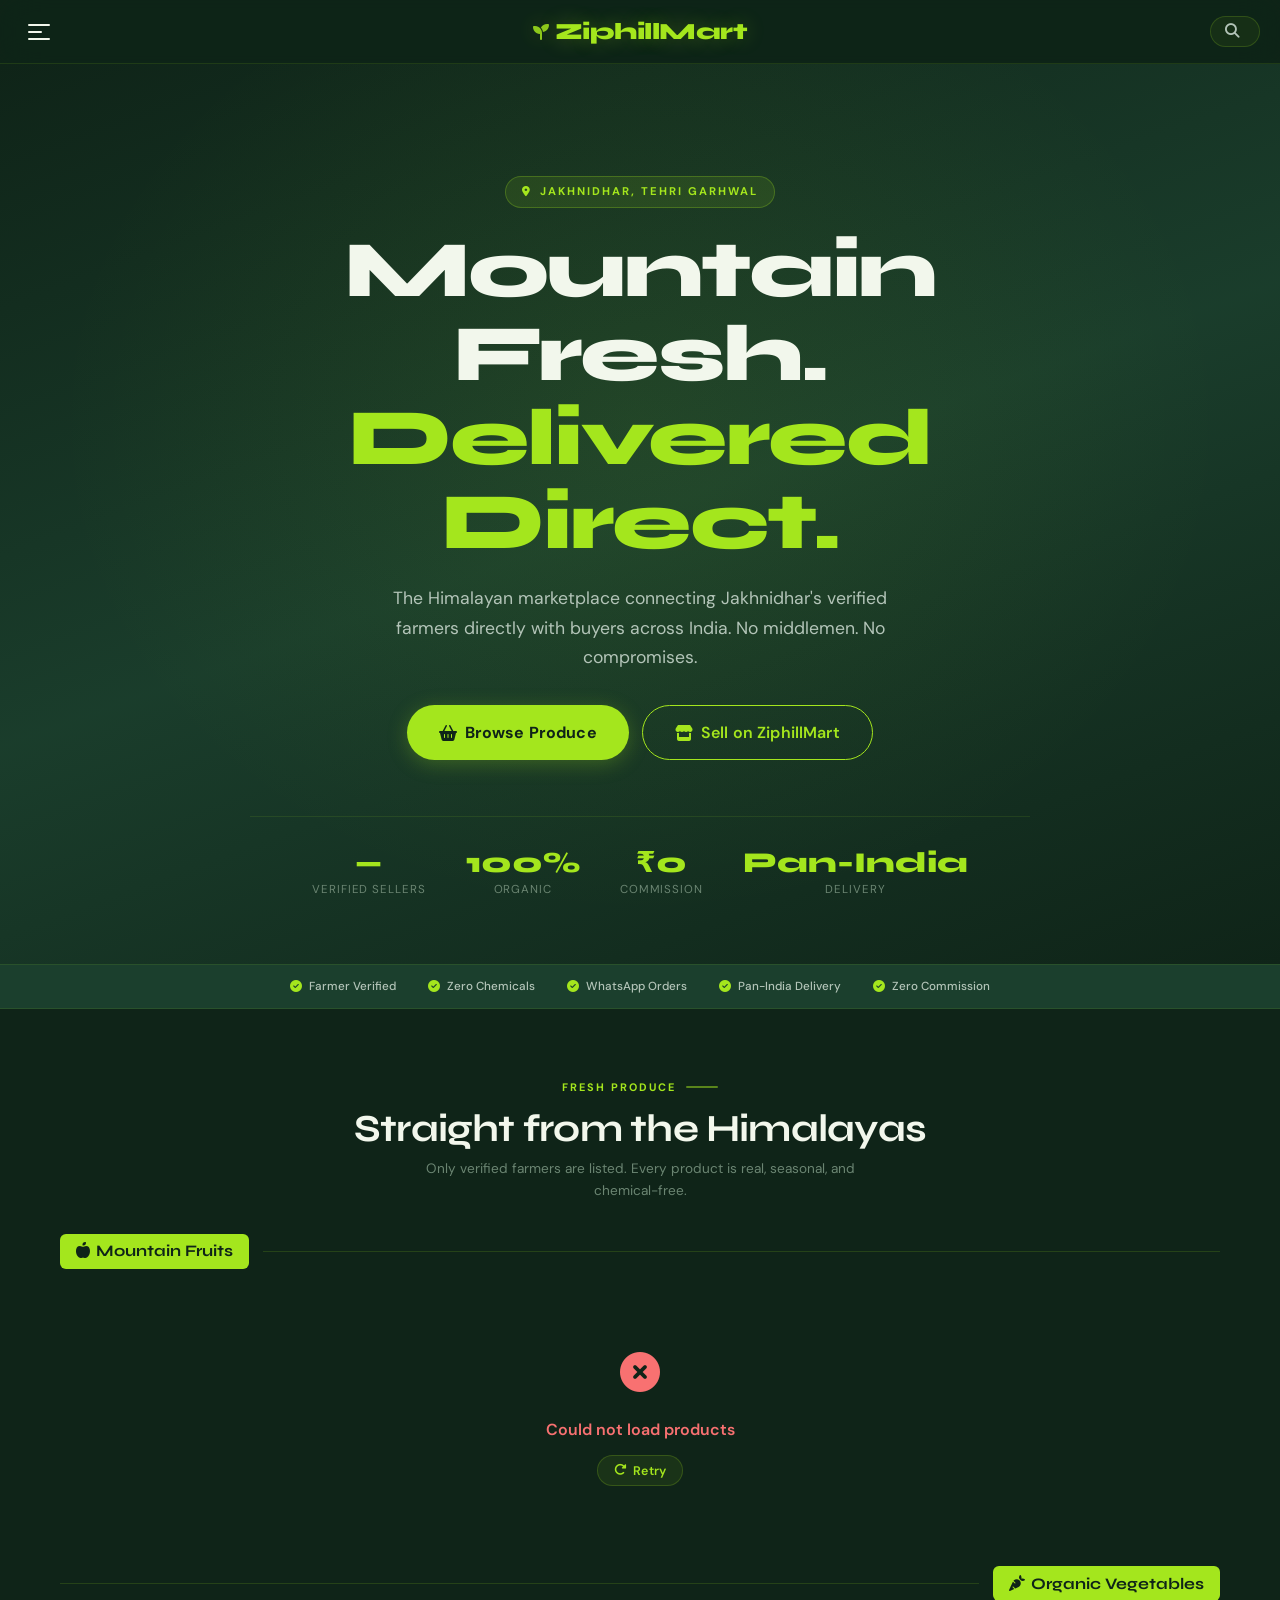
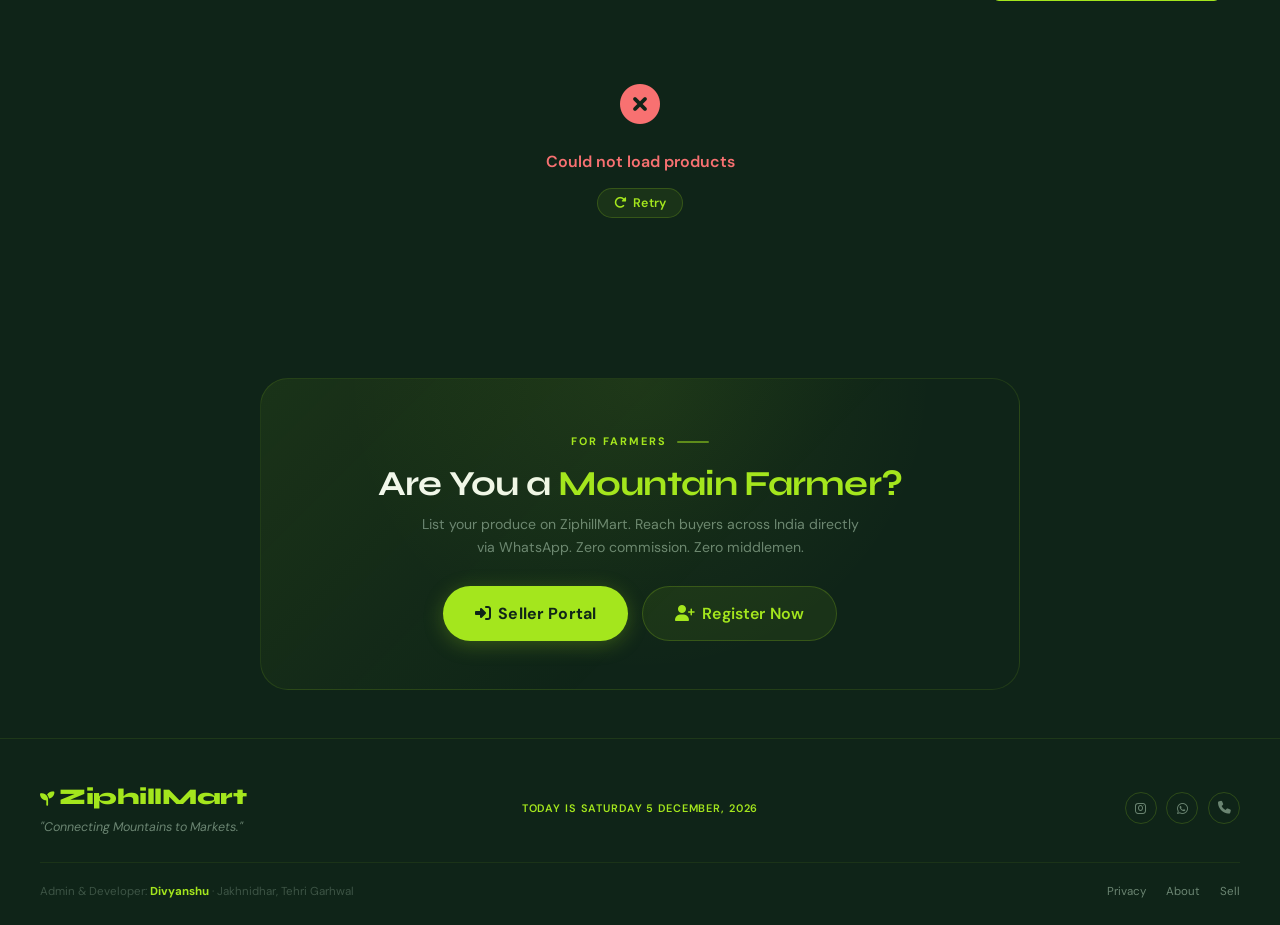
<file: index.html>
<!DOCTYPE html>
<html lang="en">
<head>
  <meta charset="UTF-8" />
  <meta name="viewport" content="width=device-width, initial-scale=1.0" />
  <meta name="description" content="ZiphillMart — Fresh mountain produce from Jakhnidhar's farmers delivered pan-India." />
  <title>ZiphillMart — Mountain to Your Market</title>
  <link rel="icon" href="data:image/svg+xml,<svg xmlns='http://www.w3.org/2000/svg' viewBox='0 0 100 100'><text y='.9em' font-size='90'>🌿</text></svg>" />
  <link rel="stylesheet" href="style.css" />
  <link rel="stylesheet" href="https://cdnjs.cloudflare.com/ajax/libs/font-awesome/6.5.0/css/all.min.css" />
  <style>
    /* ── Loading skeleton ── */
    .skeleton-card {
      background: var(--forest);
      border: 1px solid rgba(164,230,29,0.08);
      border-radius: 1.25rem;
      overflow: hidden;
      animation: shimmer 1.6s ease-in-out infinite;
    }
    .skeleton-img  { height: 195px; background: rgba(164,230,29,0.05); }
    .skeleton-body { padding: 1rem 1.1rem 1.1rem; }
    .skeleton-line {
      height: 0.65rem; border-radius: 4px;
      background: rgba(164,230,29,0.07); margin-bottom: 0.6rem;
    }
    .skeleton-line.short  { width: 40%; }
    .skeleton-line.medium { width: 70%; }
    .skeleton-line.long   { width: 90%; }
    .skeleton-footer { display:flex; justify-content:space-between; align-items:center; margin-top:0.75rem; }
    .skeleton-price { width: 3.5rem; height: 1rem; border-radius:4px; background:rgba(164,230,29,0.07); }
    .skeleton-btn   { width: 5rem;   height: 1.8rem; border-radius:99rem; background:rgba(164,230,29,0.07); }

    @keyframes shimmer {
      0%,100% { opacity: 1; }
      50%      { opacity: 0.55; }
    }

    /* ── Products state messages ── */
    .products-state {
      grid-column: 1 / -1;
      padding: 3rem 1rem; text-align: center;
    }
    .products-state-icon { font-size: 2.5rem; color: var(--slate-700); margin-bottom: 0.75rem; }
    .products-state-title { font-size: 1rem; font-weight: 600; color: var(--slate-500); }
    .products-state-sub {
      font-size: 0.8rem; color: var(--slate-700);
      margin-top: 0.3rem; max-width: 320px; margin-left:auto; margin-right:auto;
      line-height: 1.6;
    }

    /* ── Live count badge ── */
    .live-count {
      display: inline-flex; align-items: center; gap: 0.4rem;
      background: var(--lime-bg); border: 1px solid rgba(164,230,29,0.2);
      border-radius: 99rem; padding: 0.22rem 0.75rem;
      font-size: 0.7rem; font-weight: 700; color: var(--lime);
      margin-left: 0.75rem; vertical-align: middle;
    }
    .live-dot {
      width: 6px; height: 6px; border-radius: 50%;
      background: var(--lime);
      animation: pulse-dot 2s ease-in-out infinite;
    }
    @keyframes pulse-dot {
      0%,100% { opacity: 1; transform: scale(1); }
      50%      { opacity: 0.5; transform: scale(0.7); }
    }
  </style>
</head>
<body>

<div id="progress-bar"></div>

<!-- NAVBAR -->
<nav id="navbar" aria-label="Main navigation">
  <div class="nav-grid">
    <button id="hamburger-btn" aria-label="Open menu" aria-expanded="false">
      <span class="ham-bar"></span>
      <span class="ham-bar"></span>
      <span class="ham-bar"></span>
    </button>
    <a href="index.html" class="nav-brand">
      <i class="fa-solid fa-seedling" style="font-size:1rem;opacity:0.85"></i>
      ZiphillMart
    </a>
    <div class="nav-right">
      <div id="search-wrap">
        <button id="search-toggle" aria-label="Toggle search">
          <i class="fa-solid fa-magnifying-glass"></i>
        </button>
        <input id="search-input" type="text" placeholder="Search produce…" aria-label="Search products" />
      </div>
    </div>
  </div>
</nav>

<!-- LEFT DRAWER -->
<div id="drawer-overlay" aria-hidden="true"></div>
<aside id="left-drawer" aria-label="Site navigation">
  <div class="drawer-header">
    <span class="drawer-logo">ZiphillMart</span>
    <button id="drawer-close" aria-label="Close menu"><i class="fa-solid fa-xmark"></i></button>
  </div>
  <div class="drawer-date-strip dynamic-date"></div>
  <nav class="drawer-nav">
    <a href="index.html"     class="drawer-link" data-page="index.html"><i class="fa-solid fa-house"></i>Home</a>
    <a href="signup.html"    class="drawer-link" data-page="signup.html"><i class="fa-solid fa-user-plus"></i>Seller Registration</a>
    <a href="dashboard.html" class="drawer-link" data-page="dashboard.html"><i class="fa-solid fa-gauge-high"></i>Seller Dashboard</a>
    <a href="about.html"     class="drawer-link" data-page="about.html"><i class="fa-solid fa-circle-info"></i>About ZiphillMart</a>
    <a href="privacy.html"   class="drawer-link" data-page="privacy.html"><i class="fa-solid fa-shield-halved"></i>Privacy Policy</a>
    <a href="index.html#contact" class="drawer-link" onclick="document.getElementById('drawer-overlay').click()"><i class="fa-solid fa-headset"></i>Contact & Help</a>
    <a href="admin.html" class="drawer-link" data-page="admin.html" style="margin-top:0.5rem;border-top:1px solid rgba(164,230,29,0.08);padding-top:0.85rem"><i class="fa-solid fa-shield-halved" style="color:#f59e0b"></i><span style="color:#fbbf24">Admin Panel</span></a>
  </nav>
  <div class="drawer-footer-strip">Jakhnidhar, Tehri Garhwal · Uttarakhand</div>
</aside>

<!-- PAGE WRAP -->
<div class="page-wrap">
<main class="page-main">

  <!-- HERO -->
  <section class="hero">
    <div class="hero-content">
      <div class="hero-eyebrow" data-reveal>
        <i class="fa-solid fa-location-dot" style="font-size:0.65rem"></i>
        Jakhnidhar, Tehri Garhwal
      </div>
      <h1 class="hero-title" data-reveal data-delay="1">
        Mountain Fresh.<br/>
        <span class="accent">Delivered Direct.</span>
      </h1>
      <p class="hero-sub" data-reveal data-delay="2">
        The Himalayan marketplace connecting Jakhnidhar's verified farmers directly with buyers across India.
        No middlemen. No compromises.
      </p>
      <div class="hero-cta" data-reveal data-delay="3">
        <a href="#produce" class="btn btn-lime btn-lg">
          <i class="fa-solid fa-basket-shopping"></i>
          <span class="btn-text">Browse Produce</span>
        </a>
        <a href="signup.html" class="btn btn-outline btn-lg">
          <i class="fa-solid fa-store"></i>
          <span class="btn-text">Sell on ZiphillMart</span>
        </a>
      </div>
      <div class="hero-stats" data-reveal data-delay="4">
        <div>
          <div class="hero-stat-num" id="hero-stat-sellers">—</div>
          <div class="hero-stat-label">Verified Sellers</div>
        </div>
        <div>
          <div class="hero-stat-num">100%</div>
          <div class="hero-stat-label">Organic</div>
        </div>
        <div>
          <div class="hero-stat-num">₹0</div>
          <div class="hero-stat-label">Commission</div>
        </div>
        <div>
          <div class="hero-stat-num">Pan-India</div>
          <div class="hero-stat-label">Delivery</div>
        </div>
      </div>
    </div>
  </section>

  <!-- TRUST STRIP -->
  <div class="trust-strip">
    <div class="trust-inner">
      <div class="trust-item"><i class="fa-solid fa-check-circle"></i>Farmer Verified</div>
      <div class="trust-item"><i class="fa-solid fa-check-circle"></i>Zero Chemicals</div>
      <div class="trust-item"><i class="fa-solid fa-check-circle"></i>WhatsApp Orders</div>
      <div class="trust-item"><i class="fa-solid fa-check-circle"></i>Pan-India Delivery</div>
      <div class="trust-item"><i class="fa-solid fa-check-circle"></i>Zero Commission</div>
    </div>
  </div>

  <!-- PRODUCE SECTION -->
  <section id="produce" class="section">
    <div class="container">

      <!-- Section heading -->
      <div class="text-center mb-4" data-reveal>
        <div class="section-label" style="justify-content:center">Fresh Produce</div>
        <h2 style="font-size:clamp(1.6rem,3vw,2.4rem);color:var(--off-white);letter-spacing:-0.02em">
          Straight from the Himalayas
          <span class="live-count" id="live-count" style="display:none">
            <span class="live-dot"></span>
            <span id="live-count-num">0</span> Live
          </span>
        </h2>
        <p style="margin-top:0.4rem;font-size:0.85rem;color:var(--slate-500);max-width:440px;margin-left:auto;margin-right:auto">
          Only verified farmers are listed. Every product is real, seasonal, and chemical-free.
        </p>
      </div>

      <!-- ── FRUITS SECTION ── -->
      <div id="fruits-section">
        <div class="cat-header" data-reveal>
          <div class="cat-pill"><i class="fa-solid fa-apple-whole" style="margin-right:0.4rem"></i>Mountain Fruits</div>
          <div class="cat-rule"></div>
        </div>
        <!-- Skeleton placeholders shown while loading -->
        <div class="products-grid mb-4" id="fruits-grid">
          <div class="skeleton-card"><div class="skeleton-img"></div><div class="skeleton-body"><div class="skeleton-line short"></div><div class="skeleton-line medium"></div><div class="skeleton-line long"></div><div class="skeleton-footer"><div class="skeleton-price"></div><div class="skeleton-btn"></div></div></div></div>
          <div class="skeleton-card"><div class="skeleton-img"></div><div class="skeleton-body"><div class="skeleton-line short"></div><div class="skeleton-line medium"></div><div class="skeleton-line long"></div><div class="skeleton-footer"><div class="skeleton-price"></div><div class="skeleton-btn"></div></div></div></div>
          <div class="skeleton-card"><div class="skeleton-img"></div><div class="skeleton-body"><div class="skeleton-line short"></div><div class="skeleton-line medium"></div><div class="skeleton-line long"></div><div class="skeleton-footer"><div class="skeleton-price"></div><div class="skeleton-btn"></div></div></div></div>
          <div class="skeleton-card"><div class="skeleton-img"></div><div class="skeleton-body"><div class="skeleton-line short"></div><div class="skeleton-line medium"></div><div class="skeleton-line long"></div><div class="skeleton-footer"><div class="skeleton-price"></div><div class="skeleton-btn"></div></div></div></div>
        </div>
      </div>

      <!-- ── VEGETABLES SECTION ── -->
      <div id="vegetables-section">
        <div class="cat-header" data-reveal>
          <div class="cat-rule"></div>
          <div class="cat-pill"><i class="fa-solid fa-carrot" style="margin-right:0.4rem"></i>Organic Vegetables</div>
        </div>
        <div class="products-grid" id="vegetables-grid">
          <div class="skeleton-card"><div class="skeleton-img"></div><div class="skeleton-body"><div class="skeleton-line short"></div><div class="skeleton-line medium"></div><div class="skeleton-line long"></div><div class="skeleton-footer"><div class="skeleton-price"></div><div class="skeleton-btn"></div></div></div></div>
          <div class="skeleton-card"><div class="skeleton-img"></div><div class="skeleton-body"><div class="skeleton-line short"></div><div class="skeleton-line medium"></div><div class="skeleton-line long"></div><div class="skeleton-footer"><div class="skeleton-price"></div><div class="skeleton-btn"></div></div></div></div>
          <div class="skeleton-card"><div class="skeleton-img"></div><div class="skeleton-body"><div class="skeleton-line short"></div><div class="skeleton-line medium"></div><div class="skeleton-line long"></div><div class="skeleton-footer"><div class="skeleton-price"></div><div class="skeleton-btn"></div></div></div></div>
          <div class="skeleton-card"><div class="skeleton-img"></div><div class="skeleton-body"><div class="skeleton-line short"></div><div class="skeleton-line medium"></div><div class="skeleton-line long"></div><div class="skeleton-footer"><div class="skeleton-price"></div><div class="skeleton-btn"></div></div></div></div>
        </div>
      </div>

    </div>
  </section>

  <!-- SELLER CTA -->
  <section id="contact" class="section-sm" style="padding:3rem 1.25rem">
    <div class="container" style="max-width:800px">
      <div class="seller-cta" data-reveal>
        <div class="section-label" style="justify-content:center;margin-bottom:0.75rem">For Farmers</div>
        <h2 style="font-size:clamp(1.6rem,3vw,2.2rem);color:var(--off-white);letter-spacing:-0.02em;margin-bottom:0.5rem">
          Are You a <span style="color:var(--lime)">Mountain Farmer?</span>
        </h2>
        <p style="font-size:0.88rem;color:var(--slate-500);max-width:440px;margin:0 auto 1.75rem">
          List your produce on ZiphillMart. Reach buyers across India directly via WhatsApp.
          Zero commission. Zero middlemen.
        </p>
        <div style="display:flex;gap:0.85rem;justify-content:center;flex-wrap:wrap">
          <a href="signin.html" class="btn btn-lime btn-lg">
            <i class="fa-solid fa-right-to-bracket"></i>
            <span class="btn-text">Seller Portal</span>
          </a>
          <a href="signup.html" class="btn btn-ghost btn-lg">
            <i class="fa-solid fa-user-plus"></i>
            <span class="btn-text">Register Now</span>
          </a>
        </div>
      </div>
    </div>
  </section>

</main>

<!-- FOOTER -->
<footer id="site-footer">
  <div class="footer-inner">
    <div class="footer-grid">
      <div>
        <div class="footer-brand"><i class="fa-solid fa-seedling" style="font-size:0.9rem;margin-right:0.35rem"></i>ZiphillMart</div>
        <div class="footer-slogan">"Connecting Mountains to Markets."</div>
      </div>
      <div class="text-center">
        <div class="footer-date dynamic-date" style="font-size:0.68rem"></div>
      </div>
      <div class="footer-socials">
        <a href="https://instagram.com"      class="social-btn" target="_blank" rel="noopener" aria-label="Instagram"><i class="fa-brands fa-instagram"></i></a>
        <a href="https://wa.me/917983447349" class="social-btn" target="_blank" rel="noopener" aria-label="WhatsApp"><i class="fa-brands fa-whatsapp"></i></a>
        <a href="tel:+917983447349"          class="social-btn" aria-label="Call"><i class="fa-solid fa-phone"></i></a>
      </div>
    </div>
    <div class="footer-bottom">
      <div class="footer-credit">Admin &amp; Developer: <strong style="color:var(--lime)">Divyanshu</strong> · Jakhnidhar, Tehri Garhwal</div>
      <div class="footer-links">
        <a href="privacy.html">Privacy</a>
        <a href="about.html">About</a>
        <a href="signup.html">Sell</a>
      </div>
    </div>
  </div>
</footer>
</div>

<button id="back-top" aria-label="Back to top"><i class="fa-solid fa-arrow-up"></i></button>
<script src="script.js"></script>
</body>
</html>
</file>
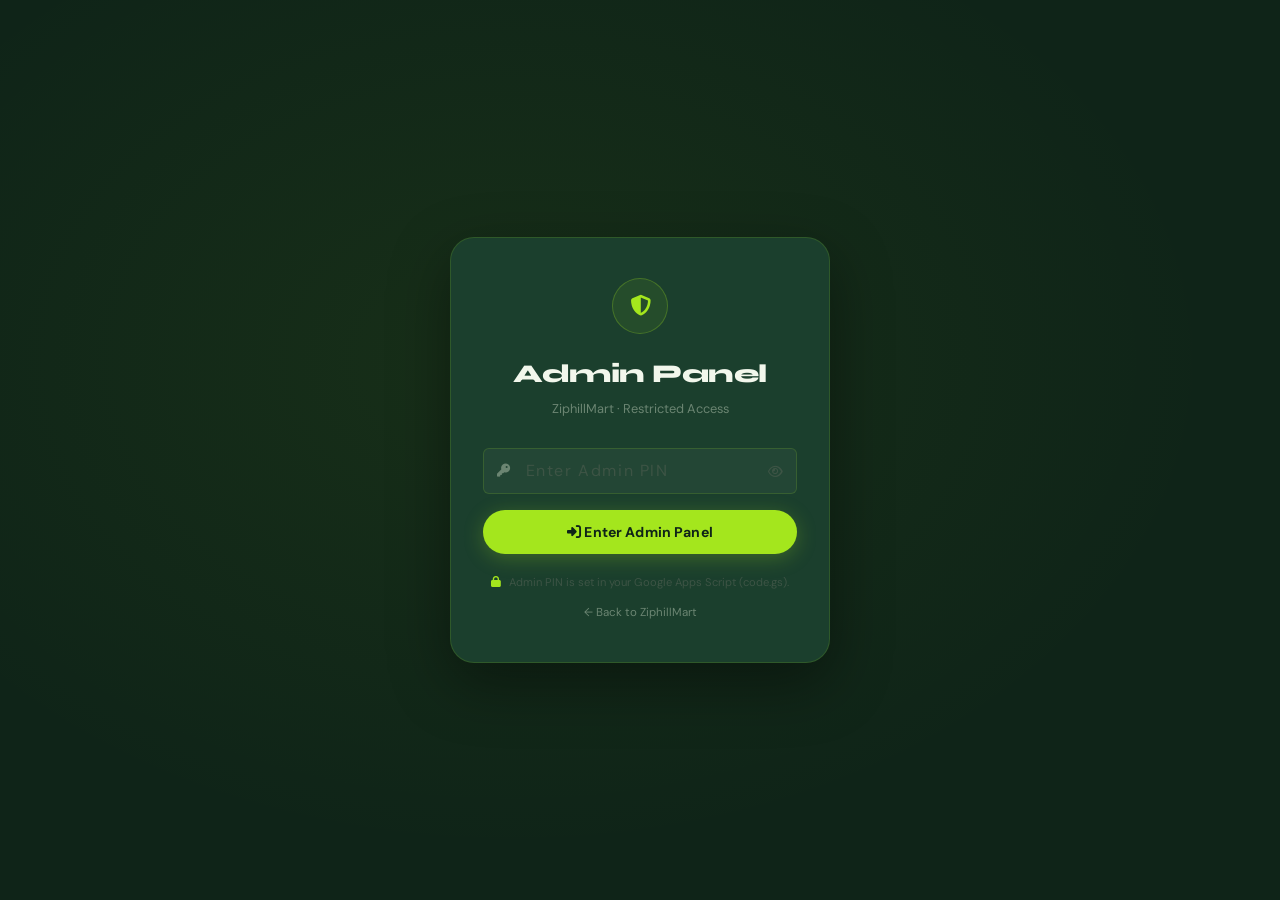
<file: admin.html>
<!DOCTYPE html>
<html lang="en">
<head>
  <meta charset="UTF-8" />
  <meta name="viewport" content="width=device-width, initial-scale=1.0" />
  <title>Admin Panel — ZiphillMart</title>
  <link rel="icon" href="data:image/svg+xml,<svg xmlns='http://www.w3.org/2000/svg' viewBox='0 0 100 100'><text y='.9em' font-size='90'>🔐</text></svg>" />
  <link rel="stylesheet" href="style.css" />
  <link rel="stylesheet" href="https://cdnjs.cloudflare.com/ajax/libs/font-awesome/6.5.0/css/all.min.css" />
  <style>
    /* ── ADMIN-SPECIFIC STYLES ── */
    :root {
      --admin-accent: #A4E61D;
      --admin-danger: #ef4444;
      --admin-warn:   #f59e0b;
      --admin-ok:     #22c55e;
    }

    body { background: var(--forest-deep); }

    /* ── LOGIN SCREEN ── */
    #admin-login-screen {
      min-height: 100vh;
      display: flex; align-items: center; justify-content: center;
      background: radial-gradient(ellipse at 40% 40%, rgba(164,230,29,0.06) 0%, transparent 65%),
                  var(--forest-deep);
      padding: 1.5rem;
    }
    .login-card {
      background: var(--forest);
      border: 1px solid rgba(164,230,29,0.15);
      border-radius: 1.5rem;
      padding: 2.5rem 2rem;
      width: 100%; max-width: 380px;
      box-shadow: 0 20px 60px rgba(0,0,0,0.4);
      text-align: center;
    }
    .login-icon {
      width: 3.5rem; height: 3.5rem; border-radius: 50%;
      background: var(--lime-bg); border: 1px solid rgba(164,230,29,0.25);
      display: inline-flex; align-items: center; justify-content: center;
      font-size: 1.3rem; color: var(--lime);
      margin-bottom: 1.25rem;
    }
    .login-title {
      font-family: var(--font-display); font-size: 1.6rem; font-weight: 800;
      color: var(--off-white); letter-spacing: -0.02em; margin-bottom: 0.3rem;
    }
    .login-sub { font-size: 0.8rem; color: var(--slate-500); margin-bottom: 1.75rem; }

    .pin-wrap { position: relative; }
    .pin-wrap .form-input { padding-left: 2.6rem; letter-spacing: 0.15em; font-size: 1rem; }
    .pin-icon { position:absolute;left:0.88rem;top:50%;transform:translateY(-50%);color:var(--slate-500);font-size:0.82rem;pointer-events:none; }
    .pin-toggle { position:absolute;right:0.85rem;top:50%;transform:translateY(-50%);background:none;border:none;cursor:pointer;color:var(--slate-700);font-size:0.82rem;transition:color var(--transition); }
    .pin-toggle:hover { color:var(--lime); }

    /* ── MAIN ADMIN UI (hidden until logged in) ── */
    #admin-ui { display: none; }
    #admin-ui.visible { display: block; }

    /* ── ADMIN NAVBAR ── */
    #admin-nav {
      position: fixed; top: 0; left: 0; right: 0; height: 60px;
      background: var(--forest);
      border-bottom: 1px solid rgba(164,230,29,0.12);
      display: flex; align-items: center;
      padding: 0 1.5rem; z-index: 800;
      box-shadow: 0 2px 20px rgba(0,0,0,0.3);
    }
    .admin-nav-brand {
      font-family: var(--font-display); font-size: 1.1rem; font-weight: 800;
      color: var(--lime); letter-spacing: -0.02em; display: flex; align-items: center; gap: 0.5rem;
    }
    .admin-badge {
      background: rgba(164,230,29,0.15); color: var(--lime);
      font-family: var(--font-body); font-size: 0.6rem; font-weight: 700;
      letter-spacing: 0.12em; text-transform: uppercase;
      padding: 0.18rem 0.55rem; border-radius: 99rem;
      border: 1px solid rgba(164,230,29,0.25);
    }
    .admin-nav-right { margin-left: auto; display: flex; align-items: center; gap: 1rem; }
    .admin-date { font-size: 0.7rem; color: var(--slate-500); }
    .admin-logout {
      background: none; border: 1px solid rgba(164,230,29,0.2);
      color: var(--slate-300); font-family: var(--font-body);
      font-size: 0.75rem; font-weight: 600; padding: 0.4rem 0.9rem;
      border-radius: 99rem; cursor: pointer;
      transition: all var(--transition); display: flex; align-items: center; gap: 0.4rem;
    }
    .admin-logout:hover { color: var(--admin-danger); border-color: var(--admin-danger); background: rgba(239,68,68,0.08); }

    /* ── MAIN CONTENT ── */
    .admin-main {
      padding-top: 60px; min-height: 100vh;
      background: var(--forest-deep);
    }

    /* ── PAGE HEADER ── */
    .admin-header {
      background: var(--forest);
      border-bottom: 1px solid rgba(164,230,29,0.1);
      padding: 1.5rem;
    }
    .admin-header-inner {
      max-width: 1300px; margin: 0 auto;
      display: flex; align-items: center; justify-content: space-between;
      flex-wrap: wrap; gap: 1rem;
    }
    .admin-header-title {
      font-family: var(--font-display); font-size: 1.5rem; font-weight: 800;
      color: var(--off-white); letter-spacing: -0.02em;
    }
    .admin-header-title span { color: var(--lime); }

    /* ── STATS ROW ── */
    .stats-row {
      max-width: 1300px; margin: 1.5rem auto;
      display: grid; grid-template-columns: repeat(auto-fill, minmax(170px, 1fr));
      gap: 1rem; padding: 0 1.5rem;
    }
    .stat-card {
      background: var(--forest);
      border: 1px solid rgba(164,230,29,0.1);
      border-radius: 1rem; padding: 1.1rem 1.2rem;
      transition: border-color var(--transition), transform var(--transition);
      cursor: default;
    }
    .stat-card:hover { border-color: rgba(164,230,29,0.25); transform: translateY(-2px); }
    .stat-card-top { display: flex; align-items: center; justify-content: space-between; margin-bottom: 0.6rem; }
    .stat-icon {
      width: 2rem; height: 2rem; border-radius: 0.5rem;
      display: flex; align-items: center; justify-content: center;
      font-size: 0.8rem;
    }
    .stat-val { font-family: var(--font-display); font-size: 1.9rem; font-weight: 800; color: var(--off-white); line-height: 1; }
    .stat-label { font-size: 0.7rem; color: var(--slate-500); margin-top: 0.2rem; text-transform: uppercase; letter-spacing: 0.08em; }

    /* ── TOOLBAR ── */
    .toolbar {
      max-width: 1300px; margin: 0 auto 1rem;
      padding: 0 1.5rem;
      display: flex; align-items: center; gap: 0.85rem; flex-wrap: wrap;
    }
    .search-box {
      flex: 1; min-width: 200px;
      display: flex; align-items: center; gap: 0.5rem;
      background: var(--forest);
      border: 1px solid rgba(164,230,29,0.15);
      border-radius: 99rem; padding: 0.55rem 1rem;
      transition: border-color var(--transition), box-shadow var(--transition);
    }
    .search-box:focus-within {
      border-color: var(--lime);
      box-shadow: 0 0 0 3px rgba(164,230,29,0.1);
    }
    .search-box i { color: var(--slate-500); font-size: 0.82rem; }
    .search-box input {
      border: none; background: transparent;
      font-family: var(--font-body); font-size: 0.85rem;
      color: var(--off-white); outline: none; flex: 1;
    }
    .search-box input::placeholder { color: var(--slate-700); }

    .filter-tabs { display: flex; gap: 0.4rem; flex-wrap: wrap; }
    .tab-btn {
      background: var(--forest);
      border: 1px solid rgba(164,230,29,0.1);
      color: var(--slate-500);
      font-family: var(--font-body); font-size: 0.75rem; font-weight: 600;
      padding: 0.45rem 1rem; border-radius: 99rem; cursor: pointer;
      transition: all var(--transition);
    }
    .tab-btn:hover { color: var(--lime); border-color: rgba(164,230,29,0.3); }
    .tab-btn.active { background: var(--lime); color: var(--forest-deep); border-color: var(--lime); }

    .refresh-btn {
      background: var(--lime-bg); border: 1px solid rgba(164,230,29,0.2);
      color: var(--lime); font-size: 0.8rem; padding: 0.5rem 0.85rem;
      border-radius: 99rem; cursor: pointer;
      transition: all var(--transition); display: flex; align-items: center; gap: 0.4rem;
      font-family: var(--font-body); font-weight: 600;
    }
    .refresh-btn:hover { background: rgba(164,230,29,0.16); }
    .refresh-btn.spinning i { animation: spin 0.7s linear infinite; }

    /* ── TABLE ── */
    .table-wrap {
      max-width: 1300px; margin: 0 auto;
      padding: 0 1.5rem 2rem;
    }
    .table-card {
      background: var(--forest);
      border: 1px solid rgba(164,230,29,0.1);
      border-radius: 1rem; overflow: hidden;
    }
    .table-responsive { overflow-x: auto; }

    table { width: 100%; border-collapse: collapse; min-width: 700px; }
    thead th {
      text-align: left; padding: 0.75rem 1rem;
      font-size: 0.65rem; font-weight: 700; letter-spacing: 0.1em;
      text-transform: uppercase; color: var(--slate-500);
      background: rgba(164,230,29,0.03);
      border-bottom: 1px solid rgba(164,230,29,0.08);
      white-space: nowrap;
    }
    tbody td {
      padding: 0.9rem 1rem;
      font-size: 0.82rem; color: var(--slate-300);
      border-bottom: 1px solid rgba(164,230,29,0.05);
      vertical-align: middle;
    }
    tbody tr:last-child td { border-bottom: none; }
    tbody tr:hover td { background: rgba(164,230,29,0.03); }

    .td-seller { display: flex; align-items: center; gap: 0.65rem; }
    .td-avatar {
      width: 2rem; height: 2rem; border-radius: 50%; flex-shrink: 0;
      background: linear-gradient(135deg, var(--forest-light), var(--lime-muted));
      display: flex; align-items: center; justify-content: center;
      font-family: var(--font-display); font-size: 0.75rem; font-weight: 800;
      color: var(--forest-deep);
    }
    .td-name { font-weight: 600; color: var(--off-white); font-size: 0.85rem; }
    .td-mobile { font-size: 0.72rem; color: var(--slate-500); }

    .td-price { font-weight: 700; color: var(--lime); }
    .td-time  { font-size: 0.72rem; color: var(--slate-700); white-space: nowrap; }

    /* Status pill */
    .status-pill {
      display: inline-flex; align-items: center; gap: 0.3rem;
      font-size: 0.62rem; font-weight: 800; text-transform: uppercase;
      letter-spacing: 0.08em; padding: 0.22rem 0.65rem; border-radius: 99rem;
      white-space: nowrap;
    }
    .status-pill::before { content: ''; width: 5px; height: 5px; border-radius: 50%; }
    .pill-Pending   { background: rgba(245,158,11,0.12); color: #fbbf24; }
    .pill-Pending::before   { background: #fbbf24; }
    .pill-Verified  { background: rgba(34,197,94,0.12);  color: #4ade80; }
    .pill-Verified::before  { background: #4ade80; }
    .pill-Rejected  { background: rgba(239,68,68,0.12);  color: #f87171; }
    .pill-Rejected::before  { background: #f87171; }
    .pill-Suspended { background: rgba(148,163,184,0.12); color: #94a3b8; }
    .pill-Suspended::before { background: #94a3b8; }

    /* Action buttons */
    .action-group { display: flex; gap: 0.35rem; align-items: center; }
    .act-btn {
      width: 1.9rem; height: 1.9rem; border-radius: 0.4rem;
      display: flex; align-items: center; justify-content: center;
      font-size: 0.72rem; cursor: pointer; border: none;
      transition: all var(--transition);
    }
    .act-btn:hover { transform: translateY(-1px); }
    .act-verify  { background: rgba(34,197,94,0.1);   color: #4ade80; }
    .act-verify:hover  { background: #22c55e; color: #fff; }
    .act-reject  { background: rgba(245,158,11,0.1);  color: #fbbf24; }
    .act-reject:hover  { background: #f59e0b; color: #fff; }
    .act-suspend { background: rgba(148,163,184,0.1); color: #94a3b8; }
    .act-suspend:hover { background: #64748b; color: #fff; }
    .act-delete  { background: rgba(239,68,68,0.1);   color: #f87171; }
    .act-delete:hover  { background: #ef4444; color: #fff; }

    /* ── EMPTY / LOADING STATE ── */
    .table-state {
      padding: 3.5rem 1.5rem; text-align: center;
    }
    .table-state-icon { font-size: 2.2rem; color: var(--slate-700); margin-bottom: 0.75rem; }
    .table-state-title { font-size: 0.95rem; font-weight: 600; color: var(--slate-500); }
    .table-state-sub   { font-size: 0.78rem; color: var(--slate-700); margin-top: 0.25rem; }

    .spinner {
      width: 2rem; height: 2rem; border-radius: 50%;
      border: 2.5px solid rgba(164,230,29,0.15);
      border-top-color: var(--lime);
      animation: spin 0.7s linear infinite;
      margin: 0 auto 0.75rem;
    }

    /* ── CONFIRM MODAL ── */
    #confirm-modal {
      display: none; position: fixed; inset: 0;
      background: rgba(0,0,0,0.65); z-index: 1000;
      align-items: center; justify-content: center;
      padding: 1.5rem; backdrop-filter: blur(4px);
    }
    #confirm-modal.open { display: flex; }
    .modal-card {
      background: var(--forest);
      border: 1px solid rgba(164,230,29,0.15);
      border-radius: 1.25rem; padding: 2rem;
      width: 100%; max-width: 400px;
      box-shadow: 0 20px 60px rgba(0,0,0,0.5);
    }
    .modal-icon {
      width: 3rem; height: 3rem; border-radius: 50%;
      display: flex; align-items: center; justify-content: center;
      font-size: 1.1rem; margin-bottom: 1rem;
    }
    .modal-title { font-family: var(--font-display); font-size: 1.25rem; font-weight: 800; color: var(--off-white); margin-bottom: 0.4rem; }
    .modal-sub   { font-size: 0.82rem; color: var(--slate-500); line-height: 1.6; margin-bottom: 1.5rem; }
    .modal-actions { display: flex; gap: 0.65rem; }

    /* ── TOAST ── */
    #toast-container {
      position: fixed; bottom: 1.5rem; right: 1.5rem;
      z-index: 2000; display: flex; flex-direction: column; gap: 0.65rem;
    }
    .toast {
      background: var(--forest);
      border: 1px solid rgba(164,230,29,0.15);
      border-radius: 0.75rem; padding: 0.75rem 1rem;
      display: flex; align-items: center; gap: 0.65rem;
      font-size: 0.82rem; color: var(--off-white);
      box-shadow: 0 8px 24px rgba(0,0,0,0.35);
      min-width: 250px; max-width: 340px;
      animation: slideUp 0.3s ease;
    }
    .toast.success { border-color: rgba(34,197,94,0.3); }
    .toast.error   { border-color: rgba(239,68,68,0.3); }
    .toast i { font-size: 1rem; flex-shrink: 0; }
    .toast.success i { color: #4ade80; }
    .toast.error   i { color: #f87171; }

    @keyframes slideUp {
      from { opacity: 0; transform: translateY(12px); }
      to   { opacity: 1; transform: translateY(0); }
    }

    @media (max-width: 600px) {
      .stats-row { grid-template-columns: 1fr 1fr; }
      .admin-header-inner { flex-direction: column; align-items: flex-start; }
    }
  </style>
</head>
<body>

<!-- ════════════════════════════════════════
     ADMIN LOGIN SCREEN
════════════════════════════════════════ -->
<div id="admin-login-screen">
  <div class="login-card">

    <div class="login-icon"><i class="fa-solid fa-shield-halved"></i></div>
    <div class="login-title">Admin Panel</div>
    <p class="login-sub">ZiphillMart · Restricted Access</p>

    <div id="login-alert" class="alert" style="margin-bottom:1rem;text-align:left"></div>

    <form id="admin-login-form" novalidate>
      <div class="form-group" style="margin-bottom:1rem">
        <div class="pin-wrap">
          <i class="pin-icon fa-solid fa-key"></i>
          <input type="password" id="admin-pin" class="form-input"
            placeholder="Enter Admin PIN" autocomplete="off"
            style="padding-left:2.6rem;padding-right:2.5rem;letter-spacing:0.1em" required />
          <button type="button" class="pin-toggle" id="pin-toggle">
            <i class="fa-regular fa-eye"></i>
          </button>
        </div>
      </div>

      <button type="submit" class="btn btn-lime btn-full" style="padding:0.82rem">
        <div class="btn-spinner"></div>
        <span class="btn-text"><i class="fa-solid fa-right-to-bracket"></i> Enter Admin Panel</span>
      </button>
    </form>

    <p style="margin-top:1.25rem;font-size:0.7rem;color:var(--slate-700)">
      <i class="fa-solid fa-lock" style="color:var(--lime);margin-right:0.3rem"></i>
      Admin PIN is set in your Google Apps Script (code.gs).
    </p>
    <a href="index.html" style="display:block;margin-top:0.75rem;font-size:0.72rem;color:var(--slate-500);transition:color var(--transition)"
       onmouseover="this.style.color='var(--lime)'" onmouseout="this.style.color='var(--slate-500)'">
      ← Back to ZiphillMart
    </a>
  </div>
</div>


<!-- ════════════════════════════════════════
     MAIN ADMIN UI (shown after login)
════════════════════════════════════════ -->
<div id="admin-ui">

  <!-- ADMIN NAVBAR -->
  <nav id="admin-nav">
    <div class="admin-nav-brand">
      <i class="fa-solid fa-seedling" style="font-size:0.9rem;opacity:0.85"></i>
      ZiphillMart
      <span class="admin-badge">Admin</span>
    </div>
    <div class="admin-nav-right">
      <span class="admin-date" id="admin-nav-date"></span>
      <button class="admin-logout" id="logout-btn">
        <i class="fa-solid fa-right-from-bracket"></i>Sign Out
      </button>
    </div>
  </nav>

  <!-- MAIN CONTENT -->
  <div class="admin-main">

    <!-- PAGE HEADER -->
    <div class="admin-header">
      <div class="admin-header-inner">
        <div>
          <div class="admin-header-title">Seller <span>Management</span></div>
          <p style="font-size:0.78rem;color:var(--slate-500);margin-top:0.2rem">
            Verify, reject, or remove seller accounts and their product listings.
          </p>
        </div>
        <a href="index.html" class="btn btn-ghost btn-sm">
          <i class="fa-solid fa-store"></i>View Site
        </a>
      </div>
    </div>

    <!-- STATS -->
    <div class="stats-row" id="stats-row">
      <div class="stat-card">
        <div class="stat-card-top">
          <div class="stat-icon" style="background:rgba(164,230,29,0.1);color:var(--lime)"><i class="fa-solid fa-users"></i></div>
        </div>
        <div class="stat-val" id="stat-total">—</div>
        <div class="stat-label">Total Sellers</div>
      </div>
      <div class="stat-card">
        <div class="stat-card-top">
          <div class="stat-icon" style="background:rgba(245,158,11,0.1);color:#fbbf24"><i class="fa-solid fa-clock"></i></div>
        </div>
        <div class="stat-val" id="stat-pending" style="color:#fbbf24">—</div>
        <div class="stat-label">Pending</div>
      </div>
      <div class="stat-card">
        <div class="stat-card-top">
          <div class="stat-icon" style="background:rgba(34,197,94,0.1);color:#4ade80"><i class="fa-solid fa-circle-check"></i></div>
        </div>
        <div class="stat-val" id="stat-verified" style="color:#4ade80">—</div>
        <div class="stat-label">Verified</div>
      </div>
      <div class="stat-card">
        <div class="stat-card-top">
          <div class="stat-icon" style="background:rgba(239,68,68,0.1);color:#f87171"><i class="fa-solid fa-ban"></i></div>
        </div>
        <div class="stat-val" id="stat-rejected" style="color:#f87171">—</div>
        <div class="stat-label">Rejected</div>
      </div>
    </div>

    <!-- TOOLBAR -->
    <div class="toolbar">
      <div class="search-box">
        <i class="fa-solid fa-magnifying-glass"></i>
        <input type="text" id="admin-search" placeholder="Search by name, mobile, or product…" />
      </div>
      <div class="filter-tabs">
        <button class="tab-btn active" data-filter="all">All</button>
        <button class="tab-btn" data-filter="Pending">Pending</button>
        <button class="tab-btn" data-filter="Verified">Verified</button>
        <button class="tab-btn" data-filter="Rejected">Rejected</button>
      </div>
      <button class="refresh-btn" id="refresh-btn">
        <i class="fa-solid fa-rotate-right"></i>Refresh
      </button>
    </div>

    <!-- TABLE -->
    <div class="table-wrap">
      <div class="table-card">
        <div class="table-responsive">
          <table id="sellers-table">
            <thead>
              <tr>
                <th>Seller</th>
                <th>Category</th>
                <th>Product</th>
                <th>Price</th>
                <th>Registered</th>
                <th>Status</th>
                <th>Notes</th>
                <th>Actions</th>
              </tr>
            </thead>
            <tbody id="sellers-tbody">
              <!-- Populated by JS -->
            </tbody>
          </table>
        </div>
        <div id="table-state" class="table-state">
          <div class="spinner"></div>
          <div class="table-state-title">Loading sellers…</div>
        </div>
      </div>
    </div>

  </div><!-- /admin-main -->
</div><!-- /admin-ui -->


<!-- CONFIRM MODAL -->
<div id="confirm-modal">
  <div class="modal-card">
    <div class="modal-icon" id="modal-icon"></div>
    <div class="modal-title" id="modal-title">Confirm Action</div>
    <div class="modal-sub"  id="modal-sub">Are you sure?</div>
    <div class="modal-actions">
      <button class="btn btn-ghost" id="modal-cancel" style="flex:1;justify-content:center">Cancel</button>
      <button class="btn" id="modal-confirm" style="flex:1;justify-content:center">Confirm</button>
    </div>
  </div>
</div>

<!-- TOAST CONTAINER -->
<div id="toast-container"></div>


<script>
/* ═══════════════════════════════════════════════════════
   ADMIN PANEL — JavaScript
   All API calls go to GAS_URL (same as script.js)
═══════════════════════════════════════════════════════ */

// ── Must match the GAS_URL in script.js ──
const GAS_URL = 'https://script.google.com/macros/s/AKfycbxMKcqxhKK7vFGlTpr7Tb7vH8F15PVbkCzqtiV2Zl_eUMIV32_iBn5vJR6fFO0xqEw/exec';

/* ── STATE ── */
let adminToken   = '';
let allSellers   = [];
let activeFilter = 'all';
let pendingAction = null; // { type, mobile, sellerName }

/* ── DATE ── */
const dateStr = new Date().toLocaleDateString('en-IN', {
  weekday:'short', year:'numeric', month:'short', day:'numeric'
});
document.getElementById('admin-nav-date').textContent = `Today: ${dateStr}`;


/* ════════════════════════════════════════════
   SHA-256 (same as script.js)
════════════════════════════════════════════ */
async function sha256(msg) {
  const buf  = new TextEncoder().encode(msg);
  const hash = await crypto.subtle.digest('SHA-256', buf);
  return Array.from(new Uint8Array(hash))
    .map(b => b.toString(16).padStart(2, '0')).join('');
}


/* ════════════════════════════════════════════
   ADMIN LOGIN
════════════════════════════════════════════ */
document.getElementById('admin-login-form').addEventListener('submit', async e => {
  e.preventDefault();
  const pin = document.getElementById('admin-pin').value.trim();
  const btn = e.target.querySelector('button[type="submit"]');

  if (!pin) { showLoginAlert('error', 'Please enter your Admin PIN.'); return; }

  setBtnLoading(btn, true);
  hideLoginAlert();

  // Demo mode
  if (GAS_URL.includes('YOUR_GOOGLE')) {
    adminToken = 'demo_admin_' + Date.now();
    sessionStorage.setItem('zm_admin_token', adminToken);
    setBtnLoading(btn, false);
    enterAdminUI();
    loadSellers();
    return;
  }

  try {
    const url = `${GAS_URL}?action=adminLogin&pin=${encodeURIComponent(pin)}`;
    const res  = await fetch(url);
    if (!res.ok) throw new Error(`HTTP ${res.status}`);
    const data = await res.json();

    if (data.success) {
      adminToken = data.adminToken;
      sessionStorage.setItem('zm_admin_token', adminToken);
      setBtnLoading(btn, false);
      enterAdminUI();
      loadSellers();
    } else {
      setBtnLoading(btn, false);
      showLoginAlert('error', data.message || 'Incorrect PIN.');
    }
  } catch (err) {
    setBtnLoading(btn, false);
    showLoginAlert('error', 'Could not reach server. Check your connection.');
  }
});

/* PIN visibility toggle */
document.getElementById('pin-toggle').addEventListener('click', function() {
  const input = document.getElementById('admin-pin');
  input.type  = input.type === 'password' ? 'text' : 'password';
  this.querySelector('i').className =
    input.type === 'password' ? 'fa-regular fa-eye' : 'fa-regular fa-eye-slash';
});

/* Restore session if already logged in this tab */
window.addEventListener('DOMContentLoaded', () => {
  const saved = sessionStorage.getItem('zm_admin_token');
  if (saved) {
    adminToken = saved;
    enterAdminUI();
    loadSellers();
  }
});

function enterAdminUI() {
  document.getElementById('admin-login-screen').style.display = 'none';
  document.getElementById('admin-ui').classList.add('visible');
}

/* Logout */
document.getElementById('logout-btn').addEventListener('click', () => {
  sessionStorage.removeItem('zm_admin_token');
  adminToken = '';
  allSellers = [];
  document.getElementById('admin-login-screen').style.display = 'flex';
  document.getElementById('admin-ui').classList.remove('visible');
  document.getElementById('admin-pin').value = '';
});


/* ════════════════════════════════════════════
   LOAD SELLERS FROM GAS
════════════════════════════════════════════ */
async function loadSellers() {
  showTableState('loading');

  // Demo mode — show empty state
  if (GAS_URL.includes('YOUR_GOOGLE')) {
    allSellers = getDemoSellers();
    updateStats({ total:3, pending:2, verified:1, rejected:0 });
    renderTable();
    return;
  }

  try {
    const url  = `${GAS_URL}?action=getSellers&filter=all&adminToken=${encodeURIComponent(adminToken)}`;
    const res  = await fetch(url);
    if (!res.ok) throw new Error(`HTTP ${res.status}`);
    const data = await res.json();

    if (data.success) {
      allSellers = data.sellers || [];
      updateStats(data.stats || {});
      renderTable();
    } else {
      showTableState('error', 'Failed to load sellers: ' + (data.message || 'Unknown error'));
    }
  } catch (err) {
    showTableState('error', 'Network error. Could not reach server.');
  }
}

/* Refresh button */
document.getElementById('refresh-btn').addEventListener('click', () => {
  const btn = document.getElementById('refresh-btn');
  btn.classList.add('spinning');
  loadSellers().finally(() => btn.classList.remove('spinning'));
});


/* ════════════════════════════════════════════
   RENDER TABLE
════════════════════════════════════════════ */
function renderTable() {
  const q      = document.getElementById('admin-search').value.trim().toLowerCase();
  const tbody  = document.getElementById('sellers-tbody');

  let filtered = activeFilter === 'all'
    ? allSellers
    : allSellers.filter(s => String(s.status).toLowerCase() === activeFilter.toLowerCase());

  if (q) {
    filtered = filtered.filter(s =>
      String(s.sellerName).toLowerCase().includes(q)  ||
      String(s.mobile).includes(q)                     ||
      String(s.productName).toLowerCase().includes(q)
    );
  }

  document.getElementById('sellers-table').style.display = filtered.length ? 'table' : 'none';

  if (!filtered.length) {
    showTableState('empty',
      q ? 'No sellers match your search.' : `No ${activeFilter === 'all' ? '' : activeFilter + ' '}sellers yet.`);
    return;
  }

  hideTableState();
  tbody.innerHTML = filtered.map(s => buildRow(s)).join('');

  // Attach action listeners
  tbody.querySelectorAll('[data-action]').forEach(btn => {
    btn.addEventListener('click', () => {
      const { action, mobile, name } = btn.dataset;
      triggerAction(action, mobile, name);
    });
  });
}

function buildRow(s) {
  const initial  = (s.sellerName || '?').charAt(0).toUpperCase();
  const status   = s.status || 'Pending';
  const dateDisp = s.timestamp
    ? new Date(s.timestamp).toLocaleDateString('en-IN', { day:'2-digit', month:'short', year:'2-digit' })
    : '—';
  const price    = s.price ? `₹${s.price}` : '—';
  const notes    = s.notes ? `<span title="${s.notes}" style="cursor:help;text-decoration:underline dotted;color:var(--slate-500)">${s.notes.substring(0,20)}${s.notes.length>20?'…':''}</span>` : '<span style="color:var(--slate-700)">—</span>';

  const notVerified  = status !== 'Verified';
  const notRejected  = status !== 'Rejected';
  const notSuspended = status !== 'Suspended';

  return `
    <tr>
      <td>
        <div class="td-seller">
          <div class="td-avatar">${initial}</div>
          <div>
            <div class="td-name">${escHtml(s.sellerName)}</div>
            <div class="td-mobile">${escHtml(s.mobile)}</div>
          </div>
        </div>
      </td>
      <td>${escHtml(s.category) || '—'}</td>
      <td style="max-width:140px;white-space:nowrap;overflow:hidden;text-overflow:ellipsis" title="${escHtml(s.productName)}">
        ${escHtml(s.productName) || '—'}
      </td>
      <td class="td-price">${price}</td>
      <td class="td-time">${dateDisp}</td>
      <td><span class="status-pill pill-${status}">${status}</span></td>
      <td>${notes}</td>
      <td>
        <div class="action-group">
          ${notVerified  ? `<button class="act-btn act-verify"  title="Verify"   data-action="verify"  data-mobile="${s.mobile}" data-name="${escHtml(s.sellerName)}"><i class="fa-solid fa-check"></i></button>` : ''}
          ${notRejected  ? `<button class="act-btn act-reject"  title="Reject"   data-action="reject"  data-mobile="${s.mobile}" data-name="${escHtml(s.sellerName)}"><i class="fa-solid fa-xmark"></i></button>` : ''}
          ${notSuspended ? `<button class="act-btn act-suspend" title="Suspend"  data-action="suspend" data-mobile="${s.mobile}" data-name="${escHtml(s.sellerName)}"><i class="fa-solid fa-pause"></i></button>` : ''}
          <button class="act-btn act-delete" title="Delete Account" data-action="delete" data-mobile="${s.mobile}" data-name="${escHtml(s.sellerName)}">
            <i class="fa-solid fa-trash"></i>
          </button>
        </div>
      </td>
    </tr>`;
}


/* ════════════════════════════════════════════
   ACTION FLOW — confirm modal → API call
════════════════════════════════════════════ */
const modalCfg = {
  verify:  { title: 'Verify Seller',   color:'#22c55e', icon:'fa-circle-check', btnClass:'btn-lime',    btnText:'Yes, Verify' },
  reject:  { title: 'Reject Seller',   color:'#f59e0b', icon:'fa-xmark-circle', btnClass:'btn-danger',  btnText:'Yes, Reject' },
  suspend: { title: 'Suspend Seller',  color:'#64748b', icon:'fa-pause-circle', btnClass:'btn-danger',  btnText:'Yes, Suspend' },
  delete:  { title: 'Delete Account',  color:'#ef4444', icon:'fa-trash-can',    btnClass:'btn-danger',  btnText:'Yes, Delete' }
};

function triggerAction(action, mobile, sellerName) {
  pendingAction = { action, mobile, sellerName };
  const cfg = modalCfg[action];

  document.getElementById('modal-icon').innerHTML =
    `<i class="fa-solid ${cfg.icon}" style="font-size:1.3rem;color:${cfg.color}"></i>`;
  document.getElementById('modal-icon').style.background = `${cfg.color}20`;
  document.getElementById('modal-title').textContent = cfg.title;
  document.getElementById('modal-sub').innerHTML =
    `This action will affect <strong style="color:var(--off-white)">${escHtml(sellerName)}</strong> (${mobile}).<br/>
    ${action === 'delete' ? '<span style="color:#f87171">This <strong>cannot be undone</strong>.</span>' : 'You can change this later.'}`;

  const confirmBtn = document.getElementById('modal-confirm');
  confirmBtn.className = `btn ${cfg.btnClass}`;
  confirmBtn.style.flex = '1';
  confirmBtn.style.justifyContent = 'center';
  confirmBtn.textContent = cfg.btnText;

  document.getElementById('confirm-modal').classList.add('open');
}

document.getElementById('modal-cancel').addEventListener('click', closeModal);
document.getElementById('confirm-modal').addEventListener('click', e => {
  if (e.target === document.getElementById('confirm-modal')) closeModal();
});
document.addEventListener('keydown', e => {
  if (e.key === 'Escape') closeModal();
});

document.getElementById('modal-confirm').addEventListener('click', async () => {
  if (!pendingAction) return;
  closeModal();
  await executeAction(pendingAction);
  pendingAction = null;
});

function closeModal() {
  document.getElementById('confirm-modal').classList.remove('open');
}

async function executeAction({ action, mobile, sellerName }) {
  const statusMap  = { verify: 'Verified', reject: 'Rejected', suspend: 'Suspended' };
  const notesMap   = { verify: '', reject: 'Rejected by admin', suspend: 'Suspended by admin' };

  // Demo mode — update locally without server
  if (GAS_URL.includes('YOUR_GOOGLE')) {
    if (action === 'delete') {
      allSellers = allSellers.filter(s => String(s.mobile) !== String(mobile));
      showToast('success', `Deleted ${sellerName}.`);
    } else {
      const seller = allSellers.find(s => String(s.mobile) === String(mobile));
      if (seller) seller.status = statusMap[action];
      showToast('success', `${sellerName} marked as ${statusMap[action]}.`);
    }
    updateStatsFromLocal();
    renderTable();
    return;
  }

  // ── Real GAS: use GET to avoid CORS preflight issues with POST ──
  try {
    let url;

    if (action === 'delete') {
      url = `${GAS_URL}?action=deleteSeller`
          + `&mobile=${encodeURIComponent(mobile)}`
          + `&adminToken=${encodeURIComponent(adminToken)}`;
    } else {
      url = `${GAS_URL}?action=updateStatus`
          + `&mobile=${encodeURIComponent(mobile)}`
          + `&status=${encodeURIComponent(statusMap[action])}`
          + `&notes=${encodeURIComponent(notesMap[action] || '')}`
          + `&adminToken=${encodeURIComponent(adminToken)}`;
    }

    const res  = await fetch(url);
    if (!res.ok) throw new Error(`HTTP ${res.status}`);
    const data = await res.json();

    if (data.success) {
      showToast('success', data.message || 'Done.');
      await loadSellers(); // refresh from server
    } else {
      showToast('error', data.message || 'Action failed.');
    }

  } catch (err) {
    console.error('executeAction error:', err);
    showToast('error', 'Network error. Please try again.');
  }
}


/* ════════════════════════════════════════════
   FILTERS + SEARCH
════════════════════════════════════════════ */
document.querySelectorAll('.tab-btn').forEach(btn => {
  btn.addEventListener('click', () => {
    document.querySelectorAll('.tab-btn').forEach(b => b.classList.remove('active'));
    btn.classList.add('active');
    activeFilter = btn.dataset.filter;
    renderTable();
  });
});

document.getElementById('admin-search').addEventListener('input', () => renderTable());


/* ════════════════════════════════════════════
   STATS
════════════════════════════════════════════ */
function updateStats(stats) {
  document.getElementById('stat-total').textContent    = stats.total    ?? 0;
  document.getElementById('stat-pending').textContent  = stats.pending  ?? 0;
  document.getElementById('stat-verified').textContent = stats.verified ?? 0;
  document.getElementById('stat-rejected').textContent = stats.rejected ?? 0;
}

function updateStatsFromLocal() {
  updateStats({
    total:    allSellers.length,
    pending:  allSellers.filter(s => s.status === 'Pending').length,
    verified: allSellers.filter(s => s.status === 'Verified').length,
    rejected: allSellers.filter(s => s.status === 'Rejected').length
  });
}


/* ════════════════════════════════════════════
   TABLE STATE
════════════════════════════════════════════ */
function showTableState(type, msg) {
  const st = document.getElementById('table-state');
  document.getElementById('sellers-table').style.display = 'none';

  if (type === 'loading') {
    st.innerHTML = `<div class="spinner"></div><div class="table-state-title">Loading sellers…</div>`;
  } else if (type === 'empty') {
    st.innerHTML = `<div class="table-state-icon"><i class="fa-solid fa-box-open"></i></div>
                    <div class="table-state-title">No sellers found</div>
                    <div class="table-state-sub">${msg || ''}</div>`;
  } else if (type === 'error') {
    st.innerHTML = `<div class="table-state-icon" style="color:#f87171"><i class="fa-solid fa-circle-xmark"></i></div>
                    <div class="table-state-title" style="color:#f87171">Error</div>
                    <div class="table-state-sub">${msg || 'Something went wrong.'}</div>
                    <button onclick="loadSellers()" class="btn btn-ghost btn-sm" style="margin-top:1rem">
                      <i class="fa-solid fa-rotate-right"></i>Retry
                    </button>`;
  }
  st.style.display = 'block';
}

function hideTableState() {
  document.getElementById('table-state').style.display = 'none';
  document.getElementById('sellers-table').style.display = 'table';
}


/* ════════════════════════════════════════════
   TOAST
════════════════════════════════════════════ */
function showToast(type, message) {
  const container = document.getElementById('toast-container');
  const toast = document.createElement('div');
  toast.className = `toast ${type}`;
  toast.innerHTML = `
    <i class="fa-solid ${type === 'success' ? 'fa-circle-check' : 'fa-circle-xmark'}"></i>
    <span>${escHtml(message)}</span>`;
  container.appendChild(toast);
  setTimeout(() => { toast.style.opacity = '0'; toast.style.transform = 'translateY(8px)'; toast.style.transition = '0.3s'; setTimeout(() => toast.remove(), 320); }, 3000);
}


/* ════════════════════════════════════════════
   DEMO DATA (when GAS not configured)
════════════════════════════════════════════ */
function getDemoSellers() {
  return [
    { rowIndex:2, timestamp:'2024-03-15T10:22:00Z', sellerName:'Ramesh Singh', mobile:'9876543210', category:'Fruits', productName:'Himalayan Peaches', price:160, imageRef:'peaches.jpg', status:'Pending', notes:'' },
    { rowIndex:3, timestamp:'2024-03-16T08:45:00Z', sellerName:'Sunita Devi',  mobile:'9123456780', category:'Vegetables', productName:'Pahadi Rajma', price:120, imageRef:'rajma.jpg', status:'Verified', notes:'Documents verified' },
    { rowIndex:4, timestamp:'2024-03-18T14:10:00Z', sellerName:'Mohan Negi',   mobile:'9988776655', category:'Fruits', productName:'Wild Kafal', price:220, imageRef:'kafal.jpg', status:'Pending', notes:'' }
  ];
}


/* ════════════════════════════════════════════
   LOGIN ALERT HELPERS
════════════════════════════════════════════ */
function showLoginAlert(type, msg) {
  const el = document.getElementById('login-alert');
  const icons = { error: 'fa-circle-xmark', success: 'fa-circle-check', info: 'fa-circle-info' };
  el.className = `alert alert-${type} show`;
  el.innerHTML = `<i class="fa-solid ${icons[type]}"></i><span>${msg}</span>`;
}
function hideLoginAlert() {
  document.getElementById('login-alert').className = 'alert';
}


/* ════════════════════════════════════════════
   BUTTON LOADING
════════════════════════════════════════════ */
function setBtnLoading(btn, loading) {
  if (!btn) return;
  const spinner = btn.querySelector('.btn-spinner');
  const text    = btn.querySelector('.btn-text');
  btn.disabled  = loading;
  if (spinner) spinner.style.display = loading ? 'inline-block' : 'none';
  if (text && loading) text.textContent = 'Verifying…';
}


/* ════════════════════════════════════════════
   ESCAPE HTML
════════════════════════════════════════════ */
function escHtml(str) {
  return String(str || '')
    .replace(/&/g,'&amp;').replace(/</g,'&lt;')
    .replace(/>/g,'&gt;').replace(/"/g,'&quot;');
}
</script>
</body>
</html>
</file>
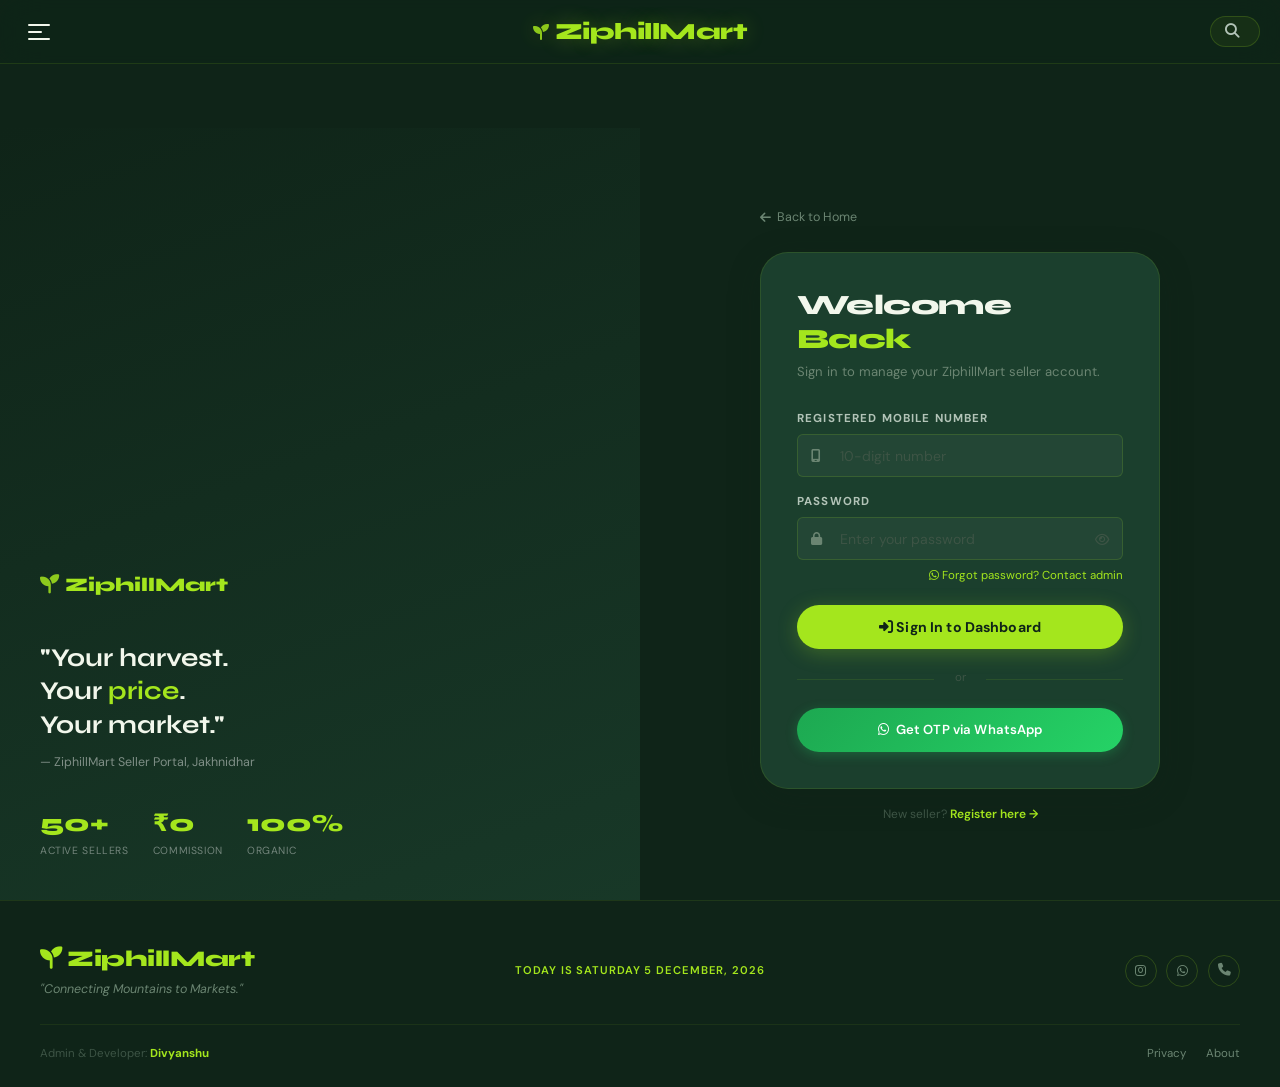
<file: dashboard.html>
<!DOCTYPE html>
<html lang="en">
<head>
  <meta charset="UTF-8" />
  <meta name="viewport" content="width=device-width, initial-scale=1.0" />
  <title>Seller Dashboard — ZiphillMart</title>
  <link rel="icon" href="data:image/svg+xml,<svg xmlns='http://www.w3.org/2000/svg' viewBox='0 0 100 100'><text y='.9em' font-size='90'>🌿</text></svg>" />
  <link rel="stylesheet" href="style.css" />
  <link rel="stylesheet" href="https://cdnjs.cloudflare.com/ajax/libs/font-awesome/6.5.0/css/all.min.css" />
  <style>
    /* ── Sidebar user card ── */
    .sidebar-user {
      margin: 0 1rem 1rem;
      background: rgba(164,230,29,0.06);
      border: 1px solid rgba(164,230,29,0.1);
      border-radius: var(--radius-md); padding: 1rem;
    }
    .user-avatar {
      width: 2.8rem; height: 2.8rem; border-radius: 50%;
      background: linear-gradient(135deg, var(--forest-light), var(--lime-muted));
      display: flex; align-items: center; justify-content: center;
      font-family: var(--font-display); font-size: 1.1rem; font-weight: 800;
      color: var(--forest-deep); margin-bottom: 0.5rem;
    }
    .user-name   { font-size: 0.85rem; font-weight: 600; color: var(--off-white); }
    .user-status { display:flex;align-items:center;gap:0.3rem;font-size:0.68rem;color:var(--slate-500);margin-top:0.15rem; }
    .status-dot  { width:6px;height:6px;border-radius:50%; }
    .dot-pending  { background: var(--warning); }
    .dot-verified { background: var(--lime); }

    /* ── Status notices ── */
    .notice {
      border-radius: var(--radius-md); padding: 1rem 1.25rem;
      display: flex; align-items: flex-start; gap: 0.8rem; margin-bottom: 1.5rem;
    }
    .notice-warn    { background:rgba(245,166,35,0.08); border:1px solid rgba(245,166,35,0.2); }
    .notice-success { background:rgba(164,230,29,0.07); border:1px solid rgba(164,230,29,0.2); }
    .notice i { font-size: 1.1rem; flex-shrink: 0; margin-top: 0.1rem; }
    .notice-warn i    { color: var(--warning); }
    .notice-success i { color: var(--lime); }
    .notice-text      { font-size: 0.82rem; color: var(--slate-300); }
    .notice-text strong { color: var(--off-white); display: block; margin-bottom: 0.2rem; }

    /* ── Products table inside dashboard ── */
    .prod-table { width: 100%; border-collapse: collapse; }
    .prod-table th {
      text-align: left; padding: 0.65rem 1rem;
      font-size: 0.65rem; font-weight: 700; letter-spacing: 0.1em;
      text-transform: uppercase; color: var(--slate-500);
      background: rgba(164,230,29,0.03);
      border-bottom: 1px solid rgba(164,230,29,0.08);
    }
    .prod-table td {
      padding: 0.85rem 1rem; font-size: 0.82rem; color: var(--slate-300);
      border-bottom: 1px solid rgba(164,230,29,0.05); vertical-align: middle;
    }
    .prod-table tr:last-child td { border-bottom: none; }
    .prod-table tr:hover td { background: rgba(164,230,29,0.03); }
    .prod-name  { font-weight: 600; color: var(--off-white); }
    .prod-price { font-weight: 700; color: var(--lime); }

    /* ── ADD PRODUCT MODAL ── */
    #add-product-modal {
      display: none; position: fixed; inset: 0;
      background: rgba(0,0,0,0.7); z-index: 1000;
      align-items: center; justify-content: center;
      padding: 1.5rem;
      backdrop-filter: blur(6px);
      animation: fadeIn 0.2s ease;
    }
    #add-product-modal.open { display: flex; }
    @keyframes fadeIn { from { opacity:0; } to { opacity:1; } }

    .modal-card {
      background: var(--forest);
      border: 1px solid rgba(164,230,29,0.15);
      border-radius: var(--radius-xl); padding: 2rem;
      width: 100%; max-width: 460px;
      box-shadow: 0 24px 64px rgba(0,0,0,0.5);
      animation: slideUp 0.28s cubic-bezier(0.34,1.56,0.64,1);
    }
    @keyframes slideUp {
      from { opacity:0; transform: translateY(20px) scale(0.97); }
      to   { opacity:1; transform: none; }
    }
    .modal-head {
      display: flex; align-items: center; justify-content: space-between;
      margin-bottom: 1.5rem;
    }
    .modal-title {
      font-family: var(--font-display); font-size: 1.4rem; font-weight: 800;
      color: var(--off-white); letter-spacing: -0.02em;
    }
    .modal-title span { color: var(--lime); }
    .modal-close {
      background: rgba(164,230,29,0.08); border: 1px solid rgba(164,230,29,0.15);
      color: var(--slate-300); width: 2rem; height: 2rem; border-radius: 50%;
      display: flex; align-items: center; justify-content: center;
      cursor: pointer; font-size: 0.85rem;
      transition: all var(--transition);
    }
    .modal-close:hover { background: rgba(239,68,68,0.12); color: #f87171; border-color: rgba(239,68,68,0.3); }

    /* Skeleton rows for products table */
    .skel-row td { padding: 0.85rem 1rem; }
    .skel-line {
      height: 0.65rem; border-radius: 4px;
      background: rgba(164,230,29,0.06);
      animation: pulse 1.5s ease-in-out infinite;
    }
    @keyframes pulse { 0%,100%{opacity:1} 50%{opacity:0.45} }

    /* Status pill (reuse from admin) */
    .s-pill {
      display: inline-flex; align-items: center; gap: 0.3rem;
      font-size: 0.6rem; font-weight: 800; text-transform: uppercase;
      letter-spacing: 0.08em; padding: 0.2rem 0.6rem; border-radius: 99rem;
    }
    .s-pill::before { content:''; width:5px; height:5px; border-radius:50%; }
    .s-Pending   { background:rgba(245,158,11,0.12); color:#fbbf24; }
    .s-Pending::before   { background:#fbbf24; }
    .s-Verified  { background:rgba(34,197,94,0.12);  color:#4ade80; }
    .s-Verified::before  { background:#4ade80; }
    .s-Rejected  { background:rgba(239,68,68,0.12);  color:#f87171; }
    .s-Rejected::before  { background:#f87171; }
  </style>
</head>
<body>

<div id="progress-bar"></div>

<!-- NAVBAR -->
<nav id="navbar">
  <div class="nav-grid">
    <button id="hamburger-btn" aria-label="Open menu" aria-expanded="false">
      <span class="ham-bar"></span><span class="ham-bar"></span><span class="ham-bar"></span>
    </button>
    <a href="index.html" class="nav-brand">
      <i class="fa-solid fa-seedling" style="font-size:1rem;opacity:0.85"></i>ZiphillMart
    </a>
    <div class="nav-right">
      <div id="search-wrap">
        <button id="search-toggle" aria-label="Toggle search"><i class="fa-solid fa-magnifying-glass"></i></button>
        <input id="search-input" type="text" placeholder="Search…" />
      </div>
    </div>
  </div>
</nav>

<!-- LEFT DRAWER -->
<div id="drawer-overlay" aria-hidden="true"></div>
<aside id="left-drawer">
  <div class="drawer-header">
    <span class="drawer-logo">ZiphillMart</span>
    <button id="drawer-close"><i class="fa-solid fa-xmark"></i></button>
  </div>
  <div class="drawer-date-strip dynamic-date"></div>
  <nav class="drawer-nav">
    <a href="index.html"     class="drawer-link" data-page="index.html"><i class="fa-solid fa-house"></i>Home</a>
    <a href="signup.html"    class="drawer-link" data-page="signup.html"><i class="fa-solid fa-user-plus"></i>Seller Registration</a>
    <a href="dashboard.html" class="drawer-link" data-page="dashboard.html"><i class="fa-solid fa-gauge-high"></i>Seller Dashboard</a>
    <a href="about.html"     class="drawer-link" data-page="about.html"><i class="fa-solid fa-circle-info"></i>About ZiphillMart</a>
    <a href="privacy.html"   class="drawer-link" data-page="privacy.html"><i class="fa-solid fa-shield-halved"></i>Privacy Policy</a>
    <a href="index.html#contact" class="drawer-link"><i class="fa-solid fa-headset"></i>Contact &amp; Help</a>
    <a href="admin.html" class="drawer-link" data-page="admin.html" style="margin-top:0.5rem;border-top:1px solid rgba(164,230,29,0.08);padding-top:0.85rem"><i class="fa-solid fa-shield-halved" style="color:#f59e0b"></i><span style="color:#fbbf24">Admin Panel</span></a>
  </nav>
  <div class="drawer-footer-strip">Jakhnidhar, Tehri Garhwal</div>
</aside>

<!-- ════════════ ADD PRODUCT MODAL ════════════ -->
<div id="add-product-modal" role="dialog" aria-modal="true" aria-label="Add new product">
  <div class="modal-card">
    <div class="modal-head">
      <div class="modal-title">Add <span>New Product</span></div>
      <button class="modal-close" id="modal-close-btn" aria-label="Close">
        <i class="fa-solid fa-xmark"></i>
      </button>
    </div>

    <div id="modal-alert" class="alert" style="margin-bottom:1rem"></div>

    <p style="font-size:0.78rem;color:var(--slate-500);margin-bottom:1.4rem;line-height:1.6">
      Your name and mobile are already saved. Just fill in the new product details —
      Admin will verify before it goes live.
    </p>

    <form id="add-product-form" novalidate>

      <!-- Category -->
      <div class="form-group">
        <label class="form-label" for="new-category">Category <span style="color:var(--lime)">*</span></label>
        <select class="form-select" id="new-category" required>
          <option value="" disabled selected>Select…</option>
          <option value="Fruits">🍑 Fruits</option>
          <option value="Vegetables">🥦 Vegetables</option>
        </select>
      </div>

      <!-- Product Name -->
      <div class="form-group">
        <label class="form-label" for="new-product-name">Product Name <span style="color:var(--lime)">*</span></label>
        <div class="input-wrap">
          <i class="input-icon fa-solid fa-seedling"></i>
          <input class="form-input" type="text" id="new-product-name"
            placeholder="e.g. Wild Kafal, Pahadi Garlic" required />
        </div>
      </div>

      <!-- Price -->
      <div class="form-group">
        <label class="form-label" for="new-price">Price per KG (₹) <span style="color:var(--lime)">*</span></label>
        <div class="input-wrap has-prefix">
          <span class="input-prefix">₹</span>
          <input class="form-input" type="number" id="new-price"
            placeholder="e.g. 150" min="1" max="99999" required />
        </div>
      </div>

      <!-- Product Photo -->
      <div class="form-group">
        <label class="form-label">Product Photo <span style="font-weight:400;text-transform:none;letter-spacing:0;color:var(--slate-700)">(optional)</span></label>
        <label class="file-upload" tabindex="0">
          <input type="file" id="new-product-photo" accept="image/*" />
          <div class="file-upload-icon"><i class="fa-regular fa-image"></i></div>
          <p class="file-upload-text"><strong>Click to upload</strong> or drag &amp; drop</p>
          <div class="file-name-display"></div>
        </label>
      </div>

      <div style="display:flex;gap:0.65rem;margin-top:0.5rem">
        <button type="button" id="modal-cancel-btn" class="btn btn-ghost" style="flex:1;justify-content:center">
          Cancel
        </button>
        <button type="submit" class="btn btn-lime" style="flex:2;justify-content:center;padding:0.8rem">
          <div class="btn-spinner"></div>
          <span class="btn-text"><i class="fa-solid fa-plus"></i> Submit Product</span>
        </button>
      </div>

    </form>
  </div>
</div>

<!-- ════════════ PAGE ════════════ -->
<div class="page-wrap" style="display:block">
<main>
<div class="dash-layout" style="margin-top:var(--nav-h)">

  <!-- SIDEBAR -->
  <aside class="dash-sidebar">
    <div class="sidebar-user">
      <div class="user-avatar" id="dash-avatar">S</div>
      <div class="user-name" id="dash-seller-name">Seller</div>
      <div class="user-status" id="dash-status-row">
        <span class="status-dot dot-pending"></span>
        <span id="dash-status-text">Pending Verification</span>
      </div>
    </div>

    <div class="sidebar-label">Dashboard</div>
    <a href="#" class="sidebar-link active"><i class="fa-solid fa-gauge-high"></i>Overview</a>
    <a href="#" class="sidebar-link" id="sidebar-add-btn" style="display:none">
      <i class="fa-solid fa-plus" style="color:var(--lime)"></i>
      <span style="color:var(--lime)">Add New Product</span>
    </a>
    <a href="#" class="sidebar-link"><i class="fa-solid fa-box-open"></i>My Products</a>
    <a href="#" class="sidebar-link"><i class="fa-brands fa-whatsapp"></i>Inquiries</a>

    <div class="sidebar-label">Account</div>
    <a href="verification.html" class="sidebar-link"><i class="fa-solid fa-shield-halved"></i>Verification</a>
    <a href="#" class="sidebar-link signout-btn"><i class="fa-solid fa-right-from-bracket"></i>Sign Out</a>
  </aside>

  <!-- MAIN CONTENT -->
  <div class="dash-main">

    <!-- Welcome Header -->
    <div class="dash-welcome" data-reveal>
      <div style="position:relative;z-index:1;display:flex;align-items:flex-start;justify-content:space-between;flex-wrap:wrap;gap:1rem">
        <div>
          <div style="font-size:0.68rem;font-weight:700;letter-spacing:0.12em;text-transform:uppercase;color:var(--lime);margin-bottom:0.35rem">
            Seller Dashboard
          </div>
          <div class="dash-welcome-name">
            Welcome, <span id="dash-welcome-name">Seller</span>!
          </div>
          <div class="dash-welcome-sub dynamic-date"></div>
        </div>
        <!-- Add New Product button — visible only when Verified -->
        <button id="add-product-btn" class="btn btn-lime"
          style="display:none;align-self:center;padding:0.65rem 1.2rem">
          <i class="fa-solid fa-plus"></i>Add New Product
        </button>
      </div>
    </div>

    <!-- STATUS NOTICE (dynamic — pending or verified) -->
    <div id="status-notice" data-reveal data-delay="1">
      <!-- Injected by JS -->
    </div>

    <!-- Stats Grid -->
    <div class="dash-stat-grid" data-reveal data-delay="2">
      <div class="dash-stat">
        <div class="dash-stat-icon"><i class="fa-solid fa-box-open"></i></div>
        <div class="dash-stat-val" id="stat-product-count">—</div>
        <div class="dash-stat-label">My Products</div>
      </div>
      <div class="dash-stat">
        <div class="dash-stat-icon" style="background:rgba(34,197,94,0.1);color:#4ade80">
          <i class="fa-solid fa-circle-check"></i>
        </div>
        <div class="dash-stat-val" id="stat-verified-count" style="color:#4ade80">—</div>
        <div class="dash-stat-label">Live Products</div>
      </div>
      <div class="dash-stat">
        <div class="dash-stat-icon" style="background:rgba(245,158,11,0.1);color:#fbbf24">
          <i class="fa-solid fa-clock"></i>
        </div>
        <div class="dash-stat-val" id="stat-pending-count" style="color:#fbbf24">—</div>
        <div class="dash-stat-label">Pending</div>
      </div>
      <div class="dash-stat">
        <div class="dash-stat-icon"><i class="fa-solid fa-shield-halved"></i></div>
        <div class="dash-stat-val" id="stat-account-status" style="font-size:0.9rem">—</div>
        <div class="dash-stat-label">Account Status</div>
      </div>
    </div>

    <!-- Your Products Table -->
    <div class="table-card" data-reveal data-delay="3">
      <div class="table-header">
        <div class="table-title">
          <i class="fa-solid fa-box-open" style="color:var(--lime);margin-right:0.5rem"></i>
          Your Products
        </div>
        <button id="table-add-btn" class="btn btn-lime btn-sm" style="display:none">
          <i class="fa-solid fa-plus"></i>Add New
        </button>
      </div>

      <!-- Table or empty/loading state -->
      <div id="products-area">
        <!-- Loading skeleton -->
        <table class="prod-table" id="products-skeleton">
          <thead><tr><th>Product</th><th>Category</th><th>Price</th><th>Status</th></tr></thead>
          <tbody>
            <tr class="skel-row"><td><div class="skel-line" style="width:60%"></div></td><td><div class="skel-line" style="width:50%"></div></td><td><div class="skel-line" style="width:35%"></div></td><td><div class="skel-line" style="width:45%"></div></td></tr>
            <tr class="skel-row"><td><div class="skel-line" style="width:70%"></div></td><td><div class="skel-line" style="width:40%"></div></td><td><div class="skel-line" style="width:30%"></div></td><td><div class="skel-line" style="width:50%"></div></td></tr>
          </tbody>
        </table>
      </div>
    </div>

    <!-- Help Card -->
    <div style="margin-top:1.25rem;background:var(--forest);border:1px solid rgba(164,230,29,0.1);border-radius:var(--radius-lg);padding:1.25rem" data-reveal data-delay="4">
      <div style="font-size:0.85rem;font-weight:700;color:var(--off-white);margin-bottom:0.5rem">
        <i class="fa-solid fa-headset" style="color:var(--lime);margin-right:0.4rem"></i>Need Help?
      </div>
      <p style="font-size:0.78rem;color:var(--slate-500);margin-bottom:0.85rem">
        Contact admin for verification status, product listing help, or any questions.
      </p>
      <div style="display:flex;gap:0.65rem;flex-wrap:wrap">
        <a href="https://wa.me/917983447349" class="btn btn-wa btn-sm" target="_blank" rel="noopener">
          <i class="fa-brands fa-whatsapp"></i>WhatsApp Admin
        </a>
        <a href="verification.html" class="btn btn-ghost btn-sm">
          <i class="fa-solid fa-upload"></i>Re-upload Docs
        </a>
      </div>
    </div>

  </div><!-- /dash-main -->
</div><!-- /dash-layout -->
</main>

<footer id="site-footer">
  <div class="footer-inner">
    <div class="footer-grid">
      <div><div class="footer-brand"><i class="fa-solid fa-seedling" style="margin-right:0.35rem"></i>ZiphillMart</div><div class="footer-slogan">"Connecting Mountains to Markets."</div></div>
      <div class="text-center"><div class="footer-date dynamic-date"></div></div>
      <div class="footer-socials">
        <a href="https://instagram.com" class="social-btn"><i class="fa-brands fa-instagram"></i></a>
        <a href="https://wa.me/917983447349" class="social-btn"><i class="fa-brands fa-whatsapp"></i></a>
        <a href="tel:+917983447349" class="social-btn"><i class="fa-solid fa-phone"></i></a>
      </div>
    </div>
    <div class="footer-bottom">
      <div class="footer-credit">Admin &amp; Developer: <strong style="color:var(--lime)">Divyanshu</strong></div>
      <div class="footer-links"><a href="privacy.html">Privacy</a><a href="about.html">About</a></div>
    </div>
  </div>
</footer>
</div><!-- /page-wrap -->

<button id="back-top" aria-label="Back to top"><i class="fa-solid fa-arrow-up"></i></button>
<script src="script.js"></script>
</body>
</html>
</file>
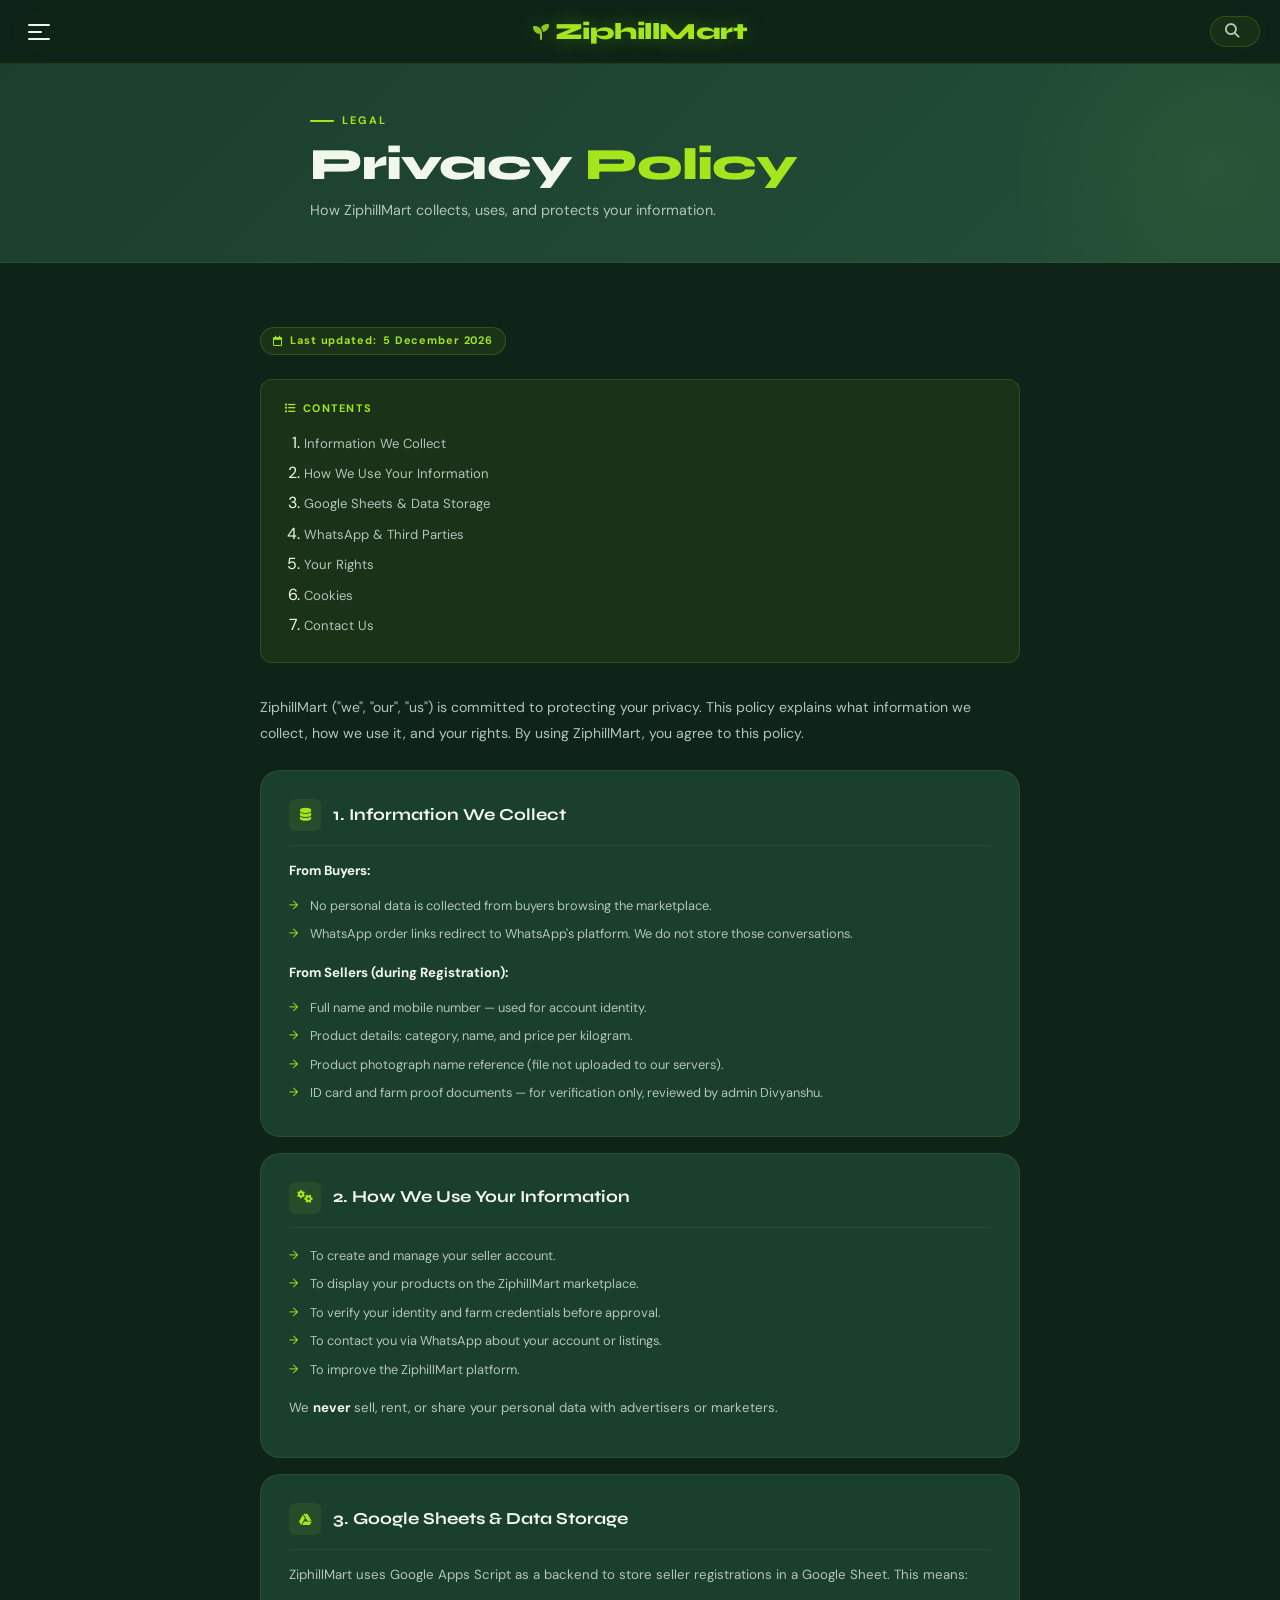
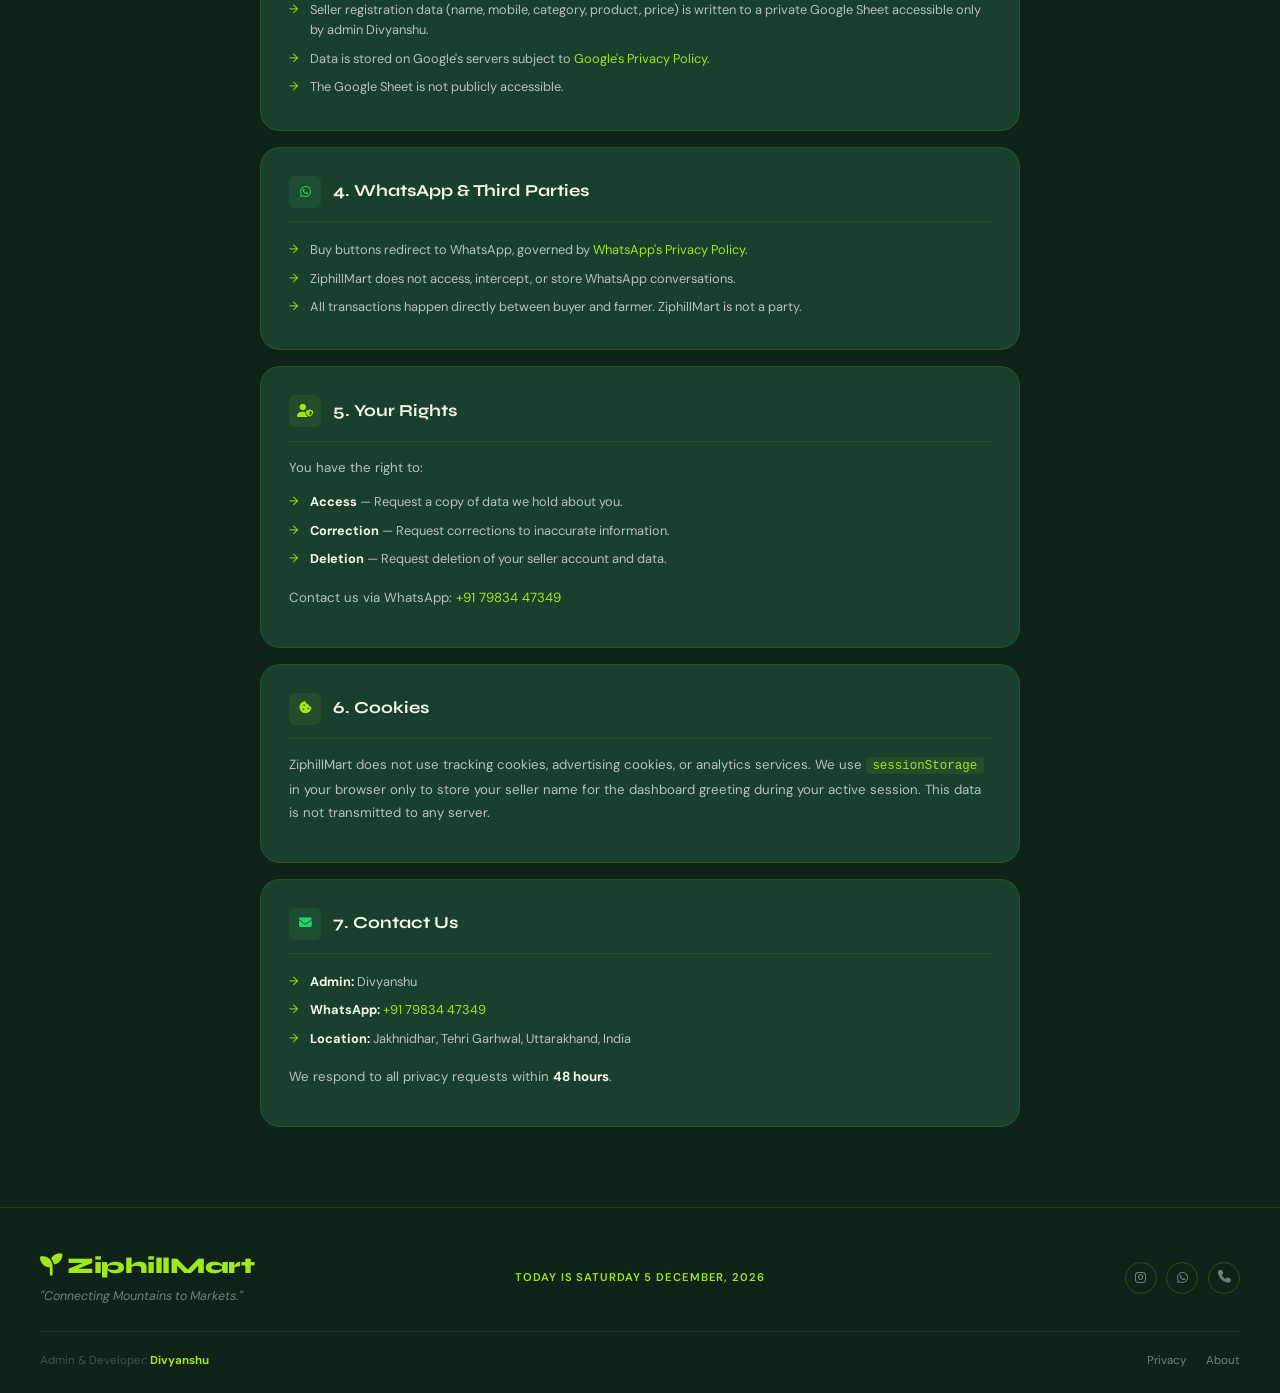
<file: privacy.html>
<!DOCTYPE html>
<html lang="en">
<head>
  <meta charset="UTF-8" />
  <meta name="viewport" content="width=device-width, initial-scale=1.0" />
  <title>Privacy Policy — ZiphillMart</title>
  <link rel="icon" href="data:image/svg+xml,<svg xmlns='http://www.w3.org/2000/svg' viewBox='0 0 100 100'><text y='.9em' font-size='90'>🌿</text></svg>" />
  <link rel="stylesheet" href="style.css" />
  <link rel="stylesheet" href="https://cdnjs.cloudflare.com/ajax/libs/font-awesome/6.5.0/css/all.min.css" />
  <style>
    .toc {
      background: var(--lime-bg); border: 1px solid rgba(164,230,29,0.15);
      border-radius: var(--radius-md); padding: 1.25rem 1.5rem; margin-bottom: 2rem;
    }
    .toc-title { font-size:0.68rem;font-weight:700;letter-spacing:0.12em;text-transform:uppercase;color:var(--lime);margin-bottom:0.75rem; }
    .toc ol { list-style:decimal;padding-left:1.2rem; }
    .toc ol li { margin-bottom:0.3rem; }
    .toc ol li a { font-size:0.82rem;color:var(--slate-300);transition:color var(--transition); }
    .toc ol li a:hover { color:var(--lime); }
    .updated-badge { display:inline-flex;align-items:center;gap:0.4rem;background:var(--lime-bg);border:1px solid rgba(164,230,29,0.18);border-radius:var(--radius-full);padding:0.28rem 0.75rem;font-size:0.68rem;font-weight:700;letter-spacing:0.08em;color:var(--lime);margin-bottom:1.5rem; }
  </style>
</head>
<body>

<div id="progress-bar"></div>

<nav id="navbar">
  <div class="nav-grid">
    <button id="hamburger-btn" aria-label="Open menu" aria-expanded="false">
      <span class="ham-bar"></span><span class="ham-bar"></span><span class="ham-bar"></span>
    </button>
    <a href="index.html" class="nav-brand"><i class="fa-solid fa-seedling" style="font-size:1rem;opacity:0.85"></i>ZiphillMart</a>
    <div class="nav-right"><div id="search-wrap"><button id="search-toggle" aria-label="Toggle search"><i class="fa-solid fa-magnifying-glass"></i></button><input id="search-input" type="text" placeholder="Search…" /></div></div>
  </div>
</nav>

<div id="drawer-overlay" aria-hidden="true"></div>
<aside id="left-drawer">
  <div class="drawer-header"><span class="drawer-logo">ZiphillMart</span><button id="drawer-close"><i class="fa-solid fa-xmark"></i></button></div>
  <div class="drawer-date-strip dynamic-date"></div>
  <nav class="drawer-nav">
    <a href="index.html"     class="drawer-link" data-page="index.html"><i class="fa-solid fa-house"></i>Home</a>
    <a href="signup.html"    class="drawer-link" data-page="signup.html"><i class="fa-solid fa-user-plus"></i>Seller Registration</a>
    <a href="dashboard.html" class="drawer-link" data-page="dashboard.html"><i class="fa-solid fa-gauge-high"></i>Seller Dashboard</a>
    <a href="about.html"     class="drawer-link" data-page="about.html"><i class="fa-solid fa-circle-info"></i>About ZiphillMart</a>
    <a href="privacy.html"   class="drawer-link" data-page="privacy.html"><i class="fa-solid fa-shield-halved"></i>Privacy Policy</a>
    <a href="index.html#contact" class="drawer-link"><i class="fa-solid fa-headset"></i>Contact & Help</a>
  </nav>
  <div class="drawer-footer-strip">Jakhnidhar, Tehri Garhwal</div>
</aside>

<div class="page-wrap">
<main class="page-main">

  <div class="page-hero">
    <div class="container" style="max-width:700px">
      <div class="page-hero-eyebrow">Legal</div>
      <h1 class="page-hero-title">Privacy <span>Policy</span></h1>
      <p class="page-hero-sub">How ZiphillMart collects, uses, and protects your information.</p>
    </div>
  </div>

  <section class="section">
    <div class="container" style="max-width:800px">

      <div class="updated-badge" data-reveal>
        <i class="fa-regular fa-calendar"></i>
        Last updated: <span id="privacy-date"></span>
      </div>

      <!-- TOC -->
      <div class="toc" data-reveal data-delay="1">
        <div class="toc-title"><i class="fa-solid fa-list" style="margin-right:0.35rem"></i>Contents</div>
        <ol>
          <li><a href="#p1">Information We Collect</a></li>
          <li><a href="#p2">How We Use Your Information</a></li>
          <li><a href="#p3">Google Sheets &amp; Data Storage</a></li>
          <li><a href="#p4">WhatsApp &amp; Third Parties</a></li>
          <li><a href="#p5">Your Rights</a></li>
          <li><a href="#p6">Cookies</a></li>
          <li><a href="#p7">Contact Us</a></li>
        </ol>
      </div>

      <p style="font-size:0.88rem;line-height:1.8;color:var(--slate-300);margin-bottom:1.5rem" data-reveal>
        ZiphillMart ("we", "our", "us") is committed to protecting your privacy. This policy explains
        what information we collect, how we use it, and your rights. By using ZiphillMart, you agree to this policy.
      </p>

      <!-- Section 1 -->
      <div class="privacy-card" id="p1" data-reveal>
        <div class="privacy-card-head">
          <div class="privacy-icon"><i class="fa-solid fa-database"></i></div>
          <div class="privacy-card-title">1. Information We Collect</div>
        </div>
        <p><strong style="color:var(--off-white)">From Buyers:</strong></p>
        <ul>
          <li>No personal data is collected from buyers browsing the marketplace.</li>
          <li>WhatsApp order links redirect to WhatsApp's platform. We do not store those conversations.</li>
        </ul>
        <p style="margin-top:0.75rem"><strong style="color:var(--off-white)">From Sellers (during Registration):</strong></p>
        <ul>
          <li>Full name and mobile number — used for account identity.</li>
          <li>Product details: category, name, and price per kilogram.</li>
          <li>Product photograph name reference (file not uploaded to our servers).</li>
          <li>ID card and farm proof documents — for verification only, reviewed by admin Divyanshu.</li>
        </ul>
      </div>

      <!-- Section 2 -->
      <div class="privacy-card" id="p2" data-reveal>
        <div class="privacy-card-head">
          <div class="privacy-icon"><i class="fa-solid fa-gears"></i></div>
          <div class="privacy-card-title">2. How We Use Your Information</div>
        </div>
        <ul>
          <li>To create and manage your seller account.</li>
          <li>To display your products on the ZiphillMart marketplace.</li>
          <li>To verify your identity and farm credentials before approval.</li>
          <li>To contact you via WhatsApp about your account or listings.</li>
          <li>To improve the ZiphillMart platform.</li>
        </ul>
        <p style="margin-top:0.75rem">We <strong style="color:var(--off-white)">never</strong> sell, rent, or share your personal data with advertisers or marketers.</p>
      </div>

      <!-- Section 3 -->
      <div class="privacy-card" id="p3" data-reveal>
        <div class="privacy-card-head">
          <div class="privacy-icon"><i class="fa-brands fa-google-drive"></i></div>
          <div class="privacy-card-title">3. Google Sheets &amp; Data Storage</div>
        </div>
        <p>ZiphillMart uses Google Apps Script as a backend to store seller registrations in a Google Sheet. This means:</p>
        <ul>
          <li>Seller registration data (name, mobile, category, product, price) is written to a private Google Sheet accessible only by admin Divyanshu.</li>
          <li>Data is stored on Google's servers subject to <a href="https://policies.google.com/privacy" target="_blank" rel="noopener" style="color:var(--lime)">Google's Privacy Policy</a>.</li>
          <li>The Google Sheet is not publicly accessible.</li>
        </ul>
      </div>

      <!-- Section 4 -->
      <div class="privacy-card" id="p4" data-reveal>
        <div class="privacy-card-head">
          <div class="privacy-icon" style="background:rgba(37,211,102,0.1);color:#25D366"><i class="fa-brands fa-whatsapp"></i></div>
          <div class="privacy-card-title">4. WhatsApp &amp; Third Parties</div>
        </div>
        <ul>
          <li>Buy buttons redirect to WhatsApp, governed by <a href="https://www.whatsapp.com/legal/privacy-policy" target="_blank" rel="noopener" style="color:var(--lime)">WhatsApp's Privacy Policy</a>.</li>
          <li>ZiphillMart does not access, intercept, or store WhatsApp conversations.</li>
          <li>All transactions happen directly between buyer and farmer. ZiphillMart is not a party.</li>
        </ul>
      </div>

      <!-- Section 5 -->
      <div class="privacy-card" id="p5" data-reveal>
        <div class="privacy-card-head">
          <div class="privacy-icon"><i class="fa-solid fa-user-shield"></i></div>
          <div class="privacy-card-title">5. Your Rights</div>
        </div>
        <p>You have the right to:</p>
        <ul>
          <li><strong style="color:var(--off-white)">Access</strong> — Request a copy of data we hold about you.</li>
          <li><strong style="color:var(--off-white)">Correction</strong> — Request corrections to inaccurate information.</li>
          <li><strong style="color:var(--off-white)">Deletion</strong> — Request deletion of your seller account and data.</li>
        </ul>
        <p style="margin-top:0.75rem">Contact us via WhatsApp: <a href="https://wa.me/917983447349" style="color:var(--lime)">+91 79834 47349</a></p>
      </div>

      <!-- Section 6 -->
      <div class="privacy-card" id="p6" data-reveal>
        <div class="privacy-card-head">
          <div class="privacy-icon"><i class="fa-solid fa-cookie-bite"></i></div>
          <div class="privacy-card-title">6. Cookies</div>
        </div>
        <p>ZiphillMart does not use tracking cookies, advertising cookies, or analytics services. We use <code style="background:var(--lime-bg);color:var(--lime);padding:0.1rem 0.4rem;border-radius:4px;font-size:0.78rem">sessionStorage</code> in your browser only to store your seller name for the dashboard greeting during your active session. This data is not transmitted to any server.</p>
      </div>

      <!-- Section 7 -->
      <div class="privacy-card" id="p7" data-reveal>
        <div class="privacy-card-head">
          <div class="privacy-icon" style="background:rgba(37,211,102,0.1);color:#25D366"><i class="fa-solid fa-envelope"></i></div>
          <div class="privacy-card-title">7. Contact Us</div>
        </div>
        <ul>
          <li><strong style="color:var(--off-white)">Admin:</strong> Divyanshu</li>
          <li><strong style="color:var(--off-white)">WhatsApp:</strong> <a href="https://wa.me/917983447349" style="color:var(--lime)">+91 79834 47349</a></li>
          <li><strong style="color:var(--off-white)">Location:</strong> Jakhnidhar, Tehri Garhwal, Uttarakhand, India</li>
        </ul>
        <p style="margin-top:0.75rem">We respond to all privacy requests within <strong style="color:var(--off-white)">48 hours</strong>.</p>
      </div>

    </div>
  </section>

</main>

<footer id="site-footer">
  <div class="footer-inner">
    <div class="footer-grid">
      <div><div class="footer-brand"><i class="fa-solid fa-seedling" style="margin-right:0.35rem"></i>ZiphillMart</div><div class="footer-slogan">"Connecting Mountains to Markets."</div></div>
      <div class="text-center"><div class="footer-date dynamic-date"></div></div>
      <div class="footer-socials"><a href="https://instagram.com" class="social-btn"><i class="fa-brands fa-instagram"></i></a><a href="https://wa.me/917983447349" class="social-btn"><i class="fa-brands fa-whatsapp"></i></a><a href="tel:+917983447349" class="social-btn"><i class="fa-solid fa-phone"></i></a></div>
    </div>
    <div class="footer-bottom">
      <div class="footer-credit">Admin &amp; Developer: <strong style="color:var(--lime)">Divyanshu</strong></div>
      <div class="footer-links"><a href="privacy.html">Privacy</a><a href="about.html">About</a></div>
    </div>
  </div>
</footer>
</div>

<button id="back-top" aria-label="Back to top"><i class="fa-solid fa-arrow-up"></i></button>
<script>
  // Set current date in the privacy page badge
  document.addEventListener('DOMContentLoaded', () => {
    const el = document.getElementById('privacy-date');
    if (el) el.textContent = new Date().toLocaleDateString('en-IN', { year:'numeric', month:'long', day:'numeric' });
  });
</script>
<script src="script.js"></script>
</body>
</html>
</file>
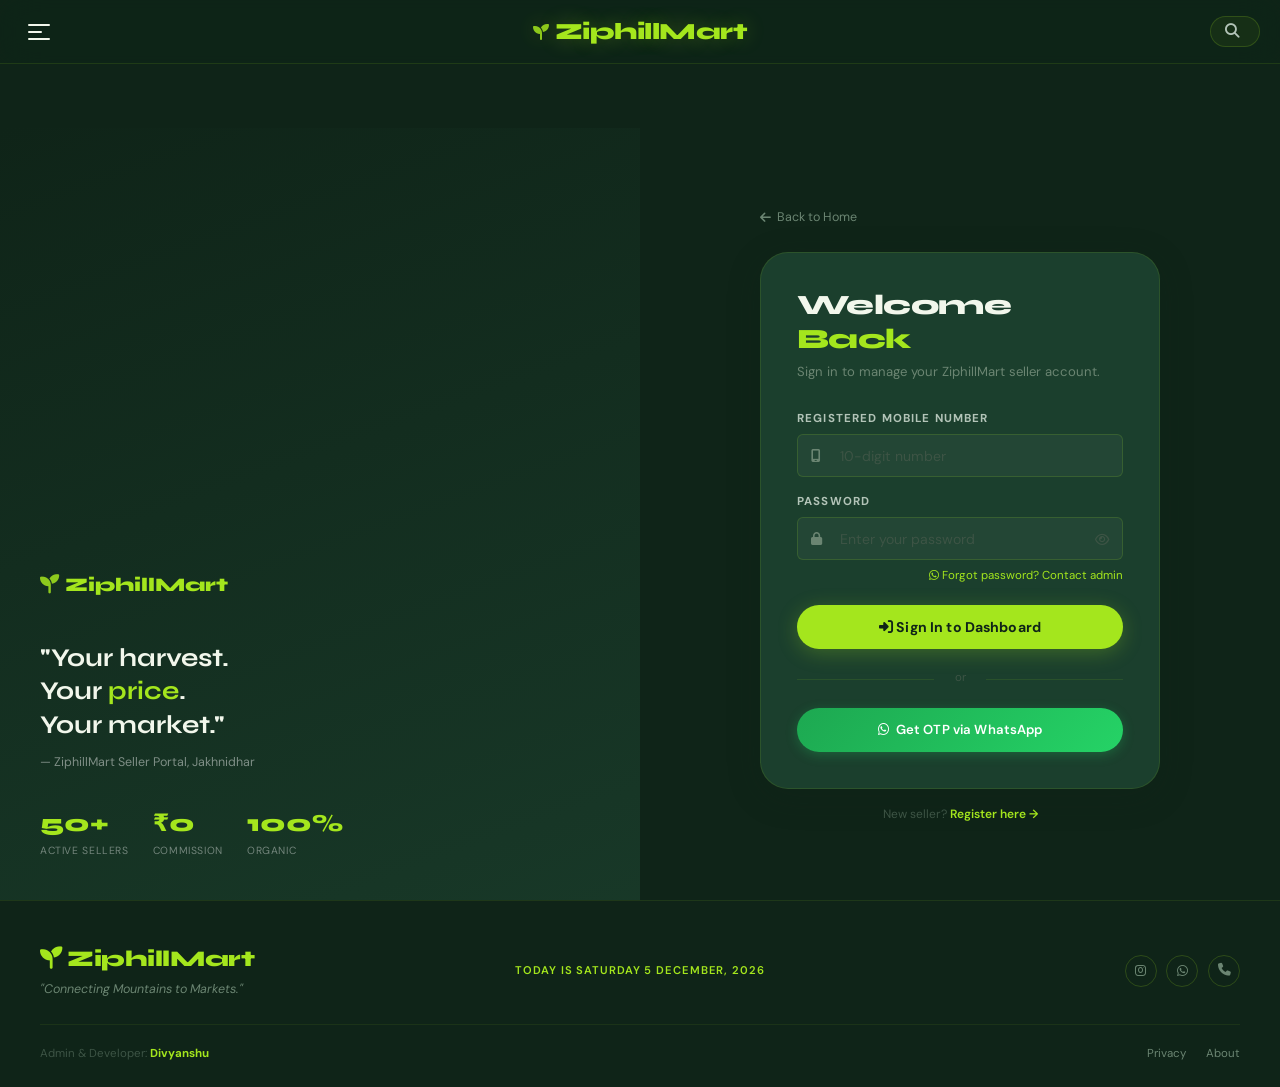
<file: signin.html>
<!DOCTYPE html>
<html lang="en">
<head>
  <meta charset="UTF-8" />
  <meta name="viewport" content="width=device-width, initial-scale=1.0" />
  <title>Seller Sign In — ZiphillMart</title>
  <link rel="icon" href="data:image/svg+xml,<svg xmlns='http://www.w3.org/2000/svg' viewBox='0 0 100 100'><text y='.9em' font-size='90'>🌿</text></svg>" />
  <link rel="stylesheet" href="style.css" />
  <link rel="stylesheet" href="https://cdnjs.cloudflare.com/ajax/libs/font-awesome/6.5.0/css/all.min.css" />
  <style>
    .pw-toggle {
      position:absolute; right:0.85rem; top:50%; transform:translateY(-50%);
      background:none; border:none; cursor:pointer;
      color:var(--slate-700); font-size:0.8rem; transition:color var(--transition);
    }
    .pw-toggle:hover { color:var(--lime); }
    .input-wrap .pw-field { padding-right:2.5rem; }
    .demo-note {
      background:var(--lime-bg); border:1px solid rgba(164,230,29,0.2);
      border-radius:var(--radius-sm); padding:0.65rem 0.85rem;
      font-size:0.72rem; color:var(--lime); margin-bottom:1rem;
    }
    .signin-stats { display:flex; gap:1.5rem; margin-top:2rem; }
    .signin-stat-num { font-family:var(--font-display);font-size:1.5rem;font-weight:800;color:var(--lime); }
    .signin-stat-lbl { font-size:0.65rem;color:rgba(255,255,255,0.4);text-transform:uppercase;letter-spacing:0.06em; }
  </style>
</head>
<body>

<div id="progress-bar"></div>

<nav id="navbar">
  <div class="nav-grid">
    <button id="hamburger-btn" aria-label="Open menu" aria-expanded="false">
      <span class="ham-bar"></span><span class="ham-bar"></span><span class="ham-bar"></span>
    </button>
    <a href="index.html" class="nav-brand"><i class="fa-solid fa-seedling" style="font-size:1rem;opacity:0.85"></i>ZiphillMart</a>
    <div class="nav-right"><div id="search-wrap"><button id="search-toggle" aria-label="Toggle search"><i class="fa-solid fa-magnifying-glass"></i></button><input id="search-input" type="text" placeholder="Search…" /></div></div>
  </div>
</nav>

<div id="drawer-overlay" aria-hidden="true"></div>
<aside id="left-drawer">
  <div class="drawer-header"><span class="drawer-logo">ZiphillMart</span><button id="drawer-close"><i class="fa-solid fa-xmark"></i></button></div>
  <div class="drawer-date-strip dynamic-date"></div>
  <nav class="drawer-nav">
    <a href="index.html"     class="drawer-link" data-page="index.html"><i class="fa-solid fa-house"></i>Home</a>
    <a href="signup.html"    class="drawer-link" data-page="signup.html"><i class="fa-solid fa-user-plus"></i>Seller Registration</a>
    <a href="dashboard.html" class="drawer-link" data-page="dashboard.html"><i class="fa-solid fa-gauge-high"></i>Seller Dashboard</a>
    <a href="about.html"     class="drawer-link" data-page="about.html"><i class="fa-solid fa-circle-info"></i>About ZiphillMart</a>
    <a href="privacy.html"   class="drawer-link" data-page="privacy.html"><i class="fa-solid fa-shield-halved"></i>Privacy Policy</a>
    <a href="index.html#contact" class="drawer-link"><i class="fa-solid fa-headset"></i>Contact & Help</a>
  </nav>
  <div class="drawer-footer-strip">Jakhnidhar, Tehri Garhwal</div>
</aside>

<div class="page-wrap" style="display:block">
<main>
  <div class="signin-layout" style="padding-top:var(--nav-h)">

    <!-- LEFT VISUAL -->
    <div class="signin-visual">
      <div>
        <div style="font-family:var(--font-display);font-size:1.2rem;font-weight:800;color:var(--lime);margin-bottom:2.5rem">
          <i class="fa-solid fa-seedling" style="margin-right:0.35rem;opacity:0.85"></i>ZiphillMart
        </div>
        <div class="signin-visual-quote">
          "Your harvest.<br/>
          Your <em>price</em>.<br/>
          Your market."
        </div>
        <p style="font-size:0.78rem;color:rgba(255,255,255,0.45);margin-top:0.75rem">
          — ZiphillMart Seller Portal, Jakhnidhar
        </p>
        <div class="signin-stats">
          <div>
            <div class="signin-stat-num">50+</div>
            <div class="signin-stat-lbl">Active Sellers</div>
          </div>
          <div>
            <div class="signin-stat-num">₹0</div>
            <div class="signin-stat-lbl">Commission</div>
          </div>
          <div>
            <div class="signin-stat-num">100%</div>
            <div class="signin-stat-lbl">Organic</div>
          </div>
        </div>
      </div>
    </div>

    <!-- RIGHT FORM -->
    <div class="signin-form-side">
      <div style="width:100%;max-width:400px">

        <a href="index.html" style="display:inline-flex;align-items:center;gap:0.4rem;font-size:0.78rem;color:var(--slate-500);margin-bottom:1.5rem;transition:color var(--transition)" onmouseover="this.style.color='var(--lime)'" onmouseout="this.style.color='var(--slate-500)'">
          <i class="fa-solid fa-arrow-left"></i>Back to Home
        </a>

        <div class="form-card" data-reveal>

          <div id="signin-alert" class="alert"></div>

          <div class="form-title">Welcome <span>Back</span></div>
          <p class="form-subtitle">Sign in to manage your ZiphillMart seller account.</p>

          <form id="signin-form" novalidate>

            <!-- Mobile -->
            <div class="form-group">
              <label class="form-label" for="signin-mobile">Registered Mobile Number</label>
              <div class="input-wrap">
                <i class="input-icon fa-solid fa-mobile-screen"></i>
                <input class="form-input" type="tel" id="signin-mobile" name="mobile"
                  placeholder="10-digit number" maxlength="10" required />
              </div>
            </div>

            <!-- Password -->
            <div class="form-group">
              <label class="form-label" for="signin-password">Password</label>
              <div class="input-wrap" style="position:relative">
                <i class="input-icon fa-solid fa-lock"></i>
                <input class="form-input" type="password" id="signin-password"
                  placeholder="Enter your password" style="padding-right:2.5rem" required />
                <button type="button" class="pw-toggle" data-target="signin-password"
                  style="position:absolute;right:0.85rem;top:50%;transform:translateY(-50%);background:none;border:none;cursor:pointer;color:var(--slate-700);font-size:0.8rem;transition:color var(--transition)">
                  <i class="fa-regular fa-eye"></i>
                </button>
              </div>
              <a href="https://wa.me/917983447349?text=Hi!%20I%20forgot%20my%20ZiphillMart%20password.%20My%20mobile%20is%20" style="display:block;text-align:right;font-size:0.72rem;color:var(--lime);margin-top:0.4rem">
                <i class="fa-brands fa-whatsapp" style="margin-right:0.2rem"></i>Forgot password? Contact admin
              </a>
            </div>

            <button type="submit" class="btn btn-lime btn-full" style="padding:0.82rem;margin-top:0.25rem">
              <div class="btn-spinner"></div>
              <span class="btn-text"><i class="fa-solid fa-right-to-bracket"></i> Sign In to Dashboard</span>
            </button>

            <div class="form-divider">or</div>

            <a href="https://wa.me/917983447349?text=Hi!%20Please%20send%20me%20my%20ZiphillMart%20login%20OTP." class="btn btn-wa btn-full" style="justify-content:center;padding:0.72rem" target="_blank" rel="noopener">
              <i class="fa-brands fa-whatsapp"></i>
              <span class="btn-text">Get OTP via WhatsApp</span>
            </a>

          </form>
        </div>

        <p style="text-align:center;font-size:0.75rem;color:var(--slate-700);margin-top:1rem" data-reveal data-delay="1">
          New seller?
          <a href="signup.html" style="color:var(--lime);font-weight:600">Register here →</a>
        </p>
      </div>
    </div>

  </div>
</main>

<footer id="site-footer">
  <div class="footer-inner">
    <div class="footer-grid">
      <div><div class="footer-brand"><i class="fa-solid fa-seedling" style="margin-right:0.35rem"></i>ZiphillMart</div><div class="footer-slogan">"Connecting Mountains to Markets."</div></div>
      <div class="text-center"><div class="footer-date dynamic-date"></div></div>
      <div class="footer-socials"><a href="https://instagram.com" class="social-btn"><i class="fa-brands fa-instagram"></i></a><a href="https://wa.me/917983447349" class="social-btn"><i class="fa-brands fa-whatsapp"></i></a><a href="tel:+917983447349" class="social-btn"><i class="fa-solid fa-phone"></i></a></div>
    </div>
    <div class="footer-bottom">
      <div class="footer-credit">Admin &amp; Developer: <strong style="color:var(--lime)">Divyanshu</strong></div>
      <div class="footer-links"><a href="privacy.html">Privacy</a><a href="about.html">About</a></div>
    </div>
  </div>
</footer>
</div>

<button id="back-top" aria-label="Back to top"><i class="fa-solid fa-arrow-up"></i></button>
<script src="script.js"></script>
</body>
</html>
</file>
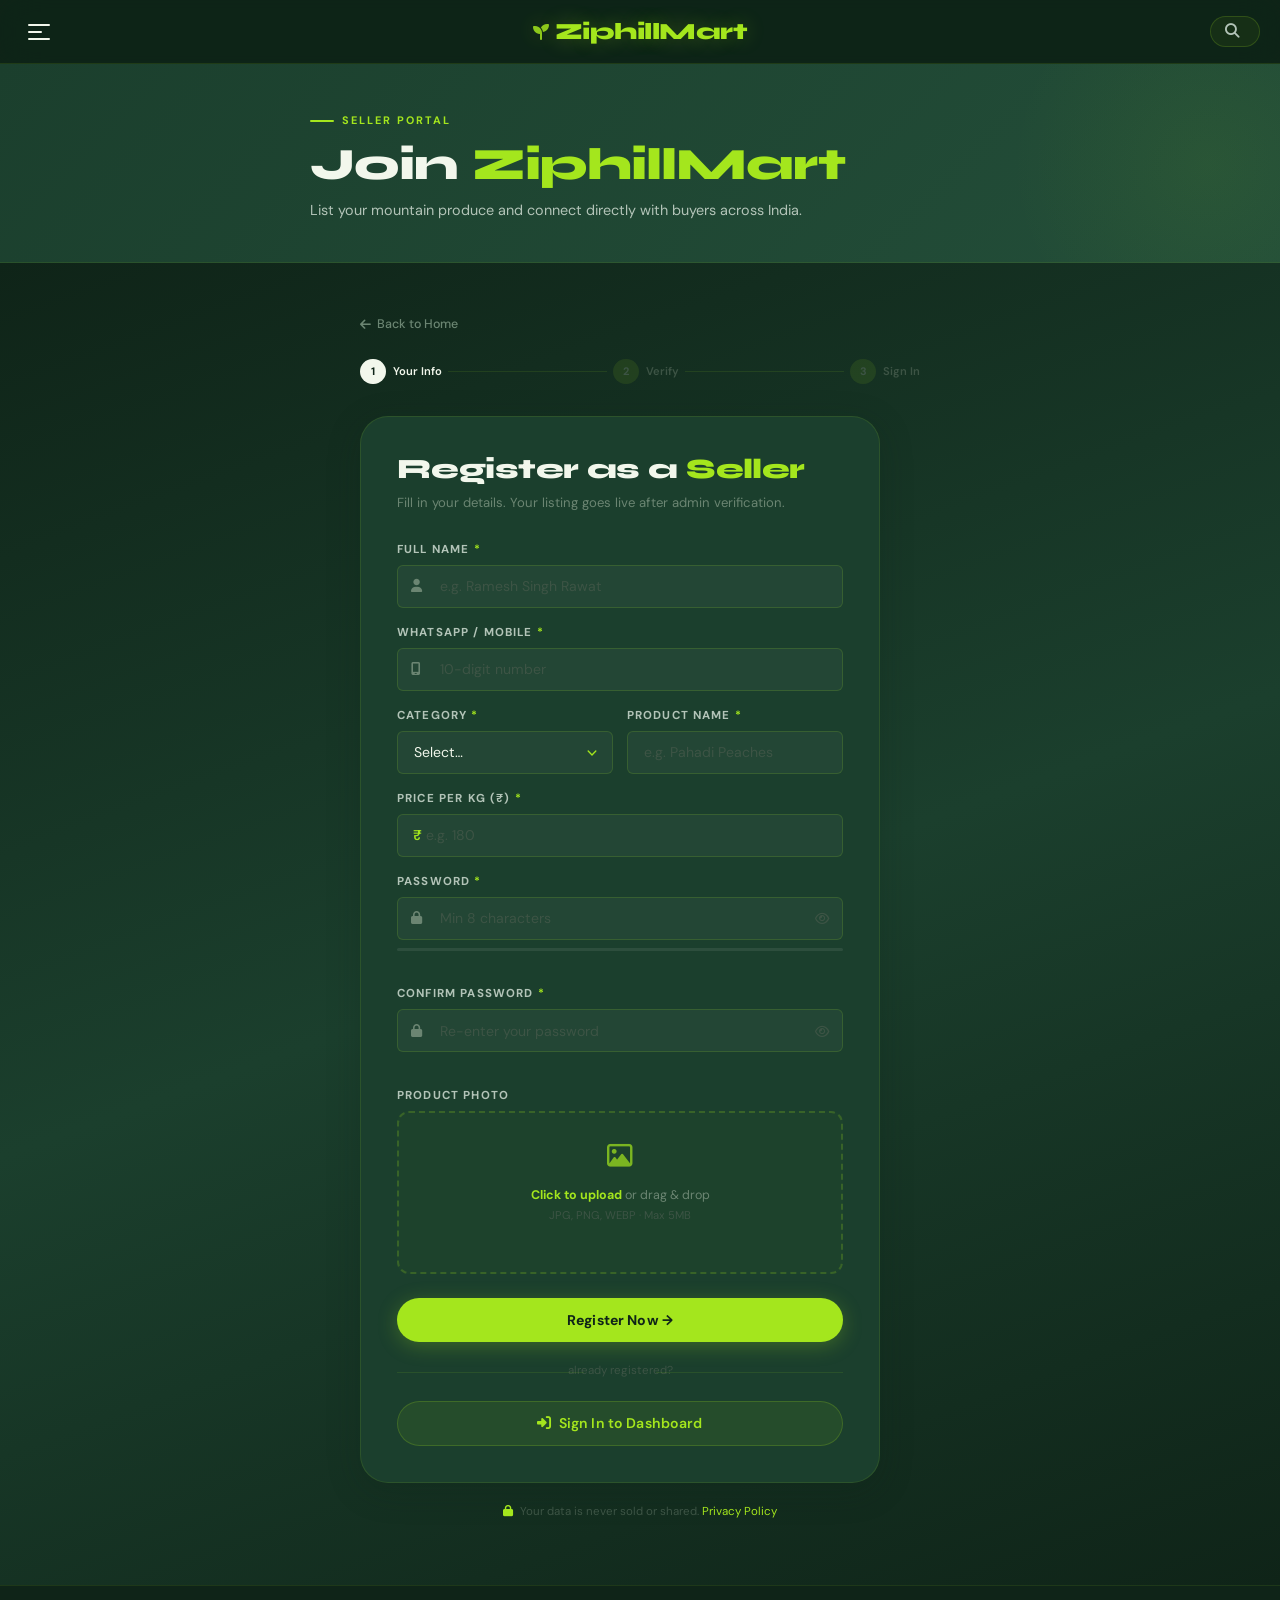
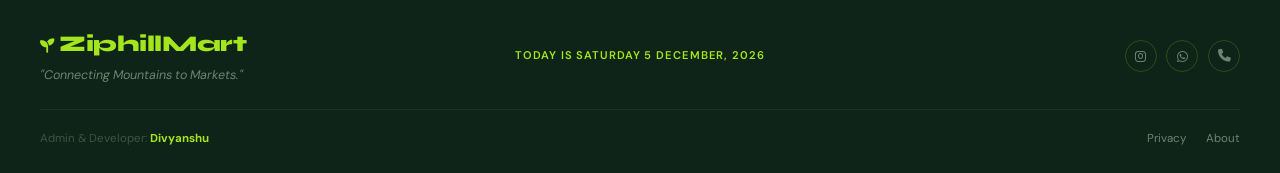
<file: signup.html>
<!DOCTYPE html>
<html lang="en">
<head>
  <meta charset="UTF-8" />
  <meta name="viewport" content="width=device-width, initial-scale=1.0" />
  <meta name="description" content="Register as a seller on ZiphillMart and sell your mountain produce directly." />
  <title>Seller Registration — ZiphillMart</title>
  <link rel="icon" href="data:image/svg+xml,<svg xmlns='http://www.w3.org/2000/svg' viewBox='0 0 100 100'><text y='.9em' font-size='90'>🌿</text></svg>" />
  <link rel="stylesheet" href="style.css" />
  <link rel="stylesheet" href="https://cdnjs.cloudflare.com/ajax/libs/font-awesome/6.5.0/css/all.min.css" />
  <style>
    .signup-page {
      min-height: calc(100vh - 64px);
      background: linear-gradient(160deg, var(--forest-deep) 0%, var(--forest) 50%, var(--forest-deep) 100%);
      display: flex; align-items: flex-start; justify-content: center;
      padding: 3rem 1.25rem 4rem;
    }
    .signup-wrap { width: 100%; max-width: 560px; }
    .back-link {
      display: inline-flex; align-items: center; gap: 0.4rem;
      font-size: 0.78rem; font-weight: 500; color: var(--slate-500);
      margin-bottom: 1.5rem; transition: color var(--transition);
    }
    .back-link:hover { color: var(--lime); }
  </style>
</head>
<body>

<div id="progress-bar"></div>

<nav id="navbar" aria-label="Main navigation">
  <div class="nav-grid">
    <button id="hamburger-btn" aria-label="Open menu" aria-expanded="false">
      <span class="ham-bar"></span><span class="ham-bar"></span><span class="ham-bar"></span>
    </button>
    <a href="index.html" class="nav-brand"><i class="fa-solid fa-seedling" style="font-size:1rem;opacity:0.85"></i>ZiphillMart</a>
    <div class="nav-right">
      <div id="search-wrap">
        <button id="search-toggle" aria-label="Toggle search"><i class="fa-solid fa-magnifying-glass"></i></button>
        <input id="search-input" type="text" placeholder="Search…" aria-label="Search" />
      </div>
    </div>
  </div>
</nav>

<div id="drawer-overlay" aria-hidden="true"></div>
<aside id="left-drawer" aria-label="Site navigation">
  <div class="drawer-header">
    <span class="drawer-logo">ZiphillMart</span>
    <button id="drawer-close" aria-label="Close menu"><i class="fa-solid fa-xmark"></i></button>
  </div>
  <div class="drawer-date-strip dynamic-date"></div>
  <nav class="drawer-nav">
    <a href="index.html"     class="drawer-link" data-page="index.html"><i class="fa-solid fa-house"></i>Home</a>
    <a href="signup.html"    class="drawer-link" data-page="signup.html"><i class="fa-solid fa-user-plus"></i>Seller Registration</a>
    <a href="dashboard.html" class="drawer-link" data-page="dashboard.html"><i class="fa-solid fa-gauge-high"></i>Seller Dashboard</a>
    <a href="about.html"     class="drawer-link" data-page="about.html"><i class="fa-solid fa-circle-info"></i>About ZiphillMart</a>
    <a href="privacy.html"   class="drawer-link" data-page="privacy.html"><i class="fa-solid fa-shield-halved"></i>Privacy Policy</a>
    <a href="index.html#contact" class="drawer-link"><i class="fa-solid fa-headset"></i>Contact & Help</a>
  </nav>
  <div class="drawer-footer-strip">Jakhnidhar, Tehri Garhwal</div>
</aside>

<div class="page-wrap" style="background:var(--forest-deep)">

  <!-- PAGE HERO -->
  <div class="page-hero">
    <div class="container" style="max-width:700px">
      <div class="page-hero-eyebrow">Seller Portal</div>
      <h1 class="page-hero-title">Join <span>ZiphillMart</span></h1>
      <p class="page-hero-sub">List your mountain produce and connect directly with buyers across India.</p>
    </div>
  </div>

  <main class="page-main">
    <div class="signup-page">
      <div class="signup-wrap">

        <a href="index.html" class="back-link">
          <i class="fa-solid fa-arrow-left"></i>Back to Home
        </a>

        <!-- Step Progress -->
        <div class="step-tracker" data-reveal>
          <div class="step-item active">
            <div class="step-num">1</div>
            <span>Your Info</span>
          </div>
          <div class="step-line"></div>
          <div class="step-item">
            <div class="step-num">2</div>
            <span>Verify</span>
          </div>
          <div class="step-line"></div>
          <div class="step-item">
            <div class="step-num">3</div>
            <span>Sign In</span>
          </div>
        </div>

        <div class="form-card" data-reveal data-delay="1">

          <!-- Alert -->
          <div id="signup-alert" class="alert"></div>

          <div class="form-title">Register as a <span>Seller</span></div>
          <p class="form-subtitle">
            Fill in your details. Your listing goes live after admin verification.
          </p>

          <form id="signup-form" novalidate>

            <!-- Full Name -->
            <div class="form-group">
              <label class="form-label" for="seller-name">Full Name <span style="color:var(--lime)">*</span></label>
              <div class="input-wrap">
                <i class="input-icon fa-solid fa-user"></i>
                <input class="form-input" type="text" id="seller-name" name="sellerName"
                  placeholder="e.g. Ramesh Singh Rawat" required />
              </div>
            </div>

            <!-- Mobile -->
            <div class="form-group">
              <label class="form-label" for="mobile">WhatsApp / Mobile <span style="color:var(--lime)">*</span></label>
              <div class="input-wrap">
                <i class="input-icon fa-solid fa-mobile-screen"></i>
                <input class="form-input" type="tel" id="mobile" name="mobile"
                  placeholder="10-digit number" maxlength="10" pattern="[0-9]{10}" required />
              </div>
            </div>

            <!-- Category + Product Name -->
            <div class="form-row">
              <div class="form-group">
                <label class="form-label" for="category">Category <span style="color:var(--lime)">*</span></label>
                <select class="form-select" id="category" name="category" required>
                  <option value="" disabled selected>Select…</option>
                  <option value="Fruits">🍑 Fruits</option>
                  <option value="Vegetables">🥦 Vegetables</option>
                </select>
              </div>
              <div class="form-group">
                <label class="form-label" for="product-name">Product Name <span style="color:var(--lime)">*</span></label>
                <input class="form-input" type="text" id="product-name" name="productName"
                  placeholder="e.g. Pahadi Peaches" required />
              </div>
            </div>

            <!-- Price per KG -->
            <div class="form-group">
              <label class="form-label" for="price">Price per KG (₹) <span style="color:var(--lime)">*</span></label>
              <div class="input-wrap has-prefix">
                <span class="input-prefix">₹</span>
                <input class="form-input" type="number" id="price" name="price"
                  placeholder="e.g. 180" min="1" max="99999" required />
              </div>
            </div>

            <!-- Password -->
            <div class="form-group">
              <label class="form-label" for="password">Password <span style="color:var(--lime)">*</span></label>
              <div class="input-wrap" style="position:relative">
                <i class="input-icon fa-solid fa-lock"></i>
                <input class="form-input" type="password" id="password" name="password"
                  placeholder="Min 8 characters" style="padding-right:2.5rem" required />
                <button type="button" class="pw-toggle" data-target="password"
                  style="position:absolute;right:0.85rem;top:50%;transform:translateY(-50%);background:none;border:none;cursor:pointer;color:var(--slate-700);font-size:0.8rem;transition:color var(--transition)">
                  <i class="fa-regular fa-eye"></i>
                </button>
              </div>
              <!-- Strength meter -->
              <div style="margin-top:0.5rem">
                <div style="height:3px;background:rgba(255,255,255,0.08);border-radius:2px;overflow:hidden">
                  <div id="pw-strength-bar" style="height:100%;width:0%;border-radius:2px;transition:width 0.3s,background 0.3s"></div>
                </div>
                <div id="pw-strength-text" style="font-size:0.68rem;font-weight:600;margin-top:0.25rem;min-height:0.9rem"></div>
              </div>
            </div>

            <!-- Confirm Password -->
            <div class="form-group">
              <label class="form-label" for="confirm-password">Confirm Password <span style="color:var(--lime)">*</span></label>
              <div class="input-wrap" style="position:relative">
                <i class="input-icon fa-solid fa-lock"></i>
                <input class="form-input" type="password" id="confirm-password" name="confirmPassword"
                  placeholder="Re-enter your password" style="padding-right:2.5rem" required />
                <button type="button" class="pw-toggle" data-target="confirm-password"
                  style="position:absolute;right:0.85rem;top:50%;transform:translateY(-50%);background:none;border:none;cursor:pointer;color:var(--slate-700);font-size:0.8rem;transition:color var(--transition)">
                  <i class="fa-regular fa-eye"></i>
                </button>
              </div>
              <div id="pw-match-hint" style="font-size:0.68rem;font-weight:600;margin-top:0.25rem;min-height:0.9rem"></div>
            </div>

            <!-- Product Photo -->
            <div class="form-group">
              <label class="form-label">Product Photo</label>
              <label class="file-upload" tabindex="0">
                <input type="file" id="product-photo" name="productPhoto" accept="image/*" />
                <div class="file-upload-icon"><i class="fa-regular fa-image"></i></div>
                <p class="file-upload-text">
                  <strong>Click to upload</strong> or drag &amp; drop<br/>
                  <span style="font-size:0.7rem;color:var(--slate-700)">JPG, PNG, WEBP · Max 5MB</span>
                </p>
                <div class="file-name-display"></div>
              </label>
            </div>

            <!-- Submit -->
            <button type="submit" class="btn btn-lime btn-full" style="margin-top:0.5rem;padding:0.82rem">
              <div class="btn-spinner"></div>
              <span class="btn-text">Register Now →</span>
            </button>

            <div class="form-divider">already registered?</div>

            <a href="signin.html" class="btn btn-ghost btn-full">
              <i class="fa-solid fa-right-to-bracket"></i>
              <span class="btn-text">Sign In to Dashboard</span>
            </a>

          </form>
        </div>

        <p style="text-align:center;font-size:0.72rem;color:var(--slate-700);margin-top:1.25rem" data-reveal data-delay="2">
          <i class="fa-solid fa-lock" style="color:var(--lime);margin-right:0.3rem"></i>
          Your data is never sold or shared.
          <a href="privacy.html" style="color:var(--lime)">Privacy Policy</a>
        </p>

      </div>
    </div>
  </main>

  <footer id="site-footer">
    <div class="footer-inner">
      <div class="footer-grid">
        <div><div class="footer-brand"><i class="fa-solid fa-seedling" style="font-size:0.9rem;margin-right:0.35rem"></i>ZiphillMart</div><div class="footer-slogan">"Connecting Mountains to Markets."</div></div>
        <div class="text-center"><div class="footer-date dynamic-date"></div></div>
        <div class="footer-socials"><a href="https://instagram.com" class="social-btn" target="_blank" rel="noopener"><i class="fa-brands fa-instagram"></i></a><a href="https://wa.me/917983447349" class="social-btn" target="_blank" rel="noopener"><i class="fa-brands fa-whatsapp"></i></a><a href="tel:+917983447349" class="social-btn"><i class="fa-solid fa-phone"></i></a></div>
      </div>
      <div class="footer-bottom">
        <div class="footer-credit">Admin &amp; Developer: <strong style="color:var(--lime)">Divyanshu</strong></div>
        <div class="footer-links"><a href="privacy.html">Privacy</a><a href="about.html">About</a></div>
      </div>
    </div>
  </footer>
</div>

<button id="back-top" aria-label="Back to top"><i class="fa-solid fa-arrow-up"></i></button>
<script src="script.js"></script>
</body>
</html>
</file>
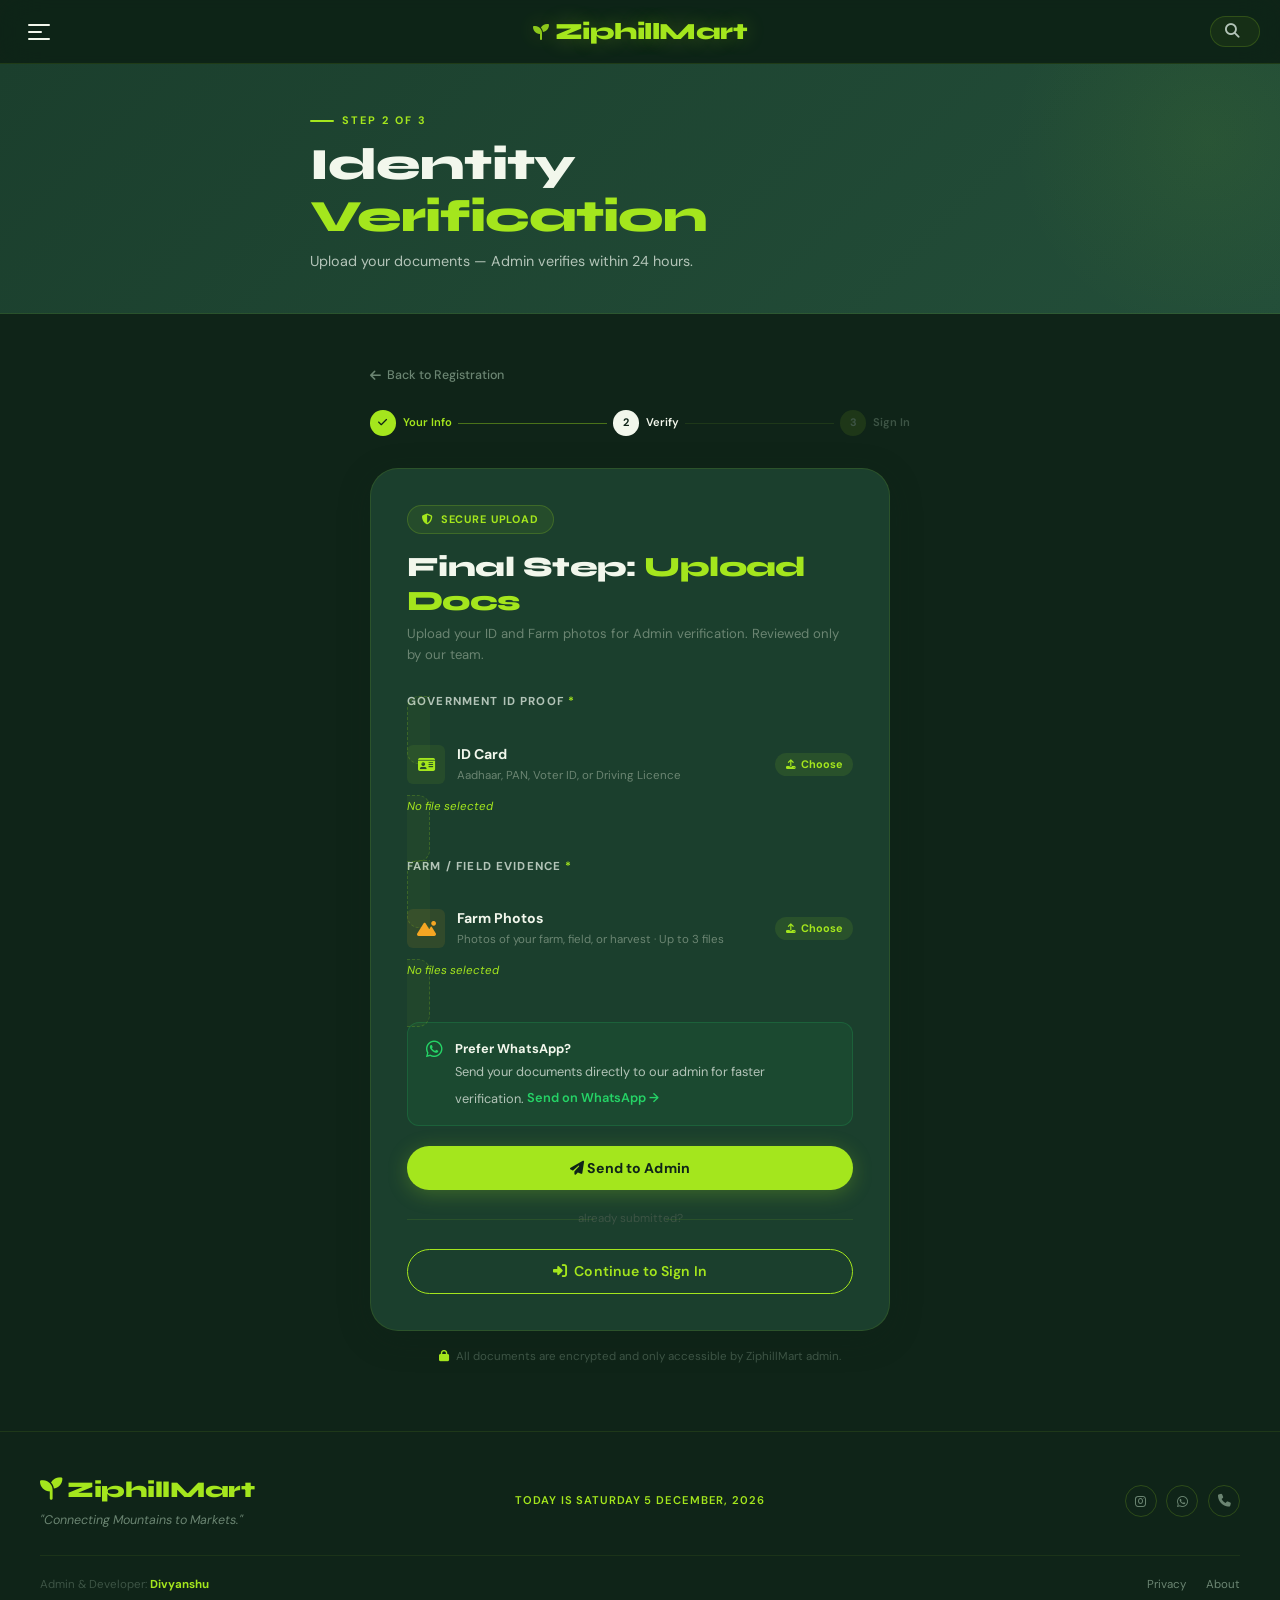
<file: verification.html>
<!DOCTYPE html>
<html lang="en">
<head>
  <meta charset="UTF-8" />
  <meta name="viewport" content="width=device-width, initial-scale=1.0" />
  <title>Verification — ZiphillMart</title>
  <link rel="icon" href="data:image/svg+xml,<svg xmlns='http://www.w3.org/2000/svg' viewBox='0 0 100 100'><text y='.9em' font-size='90'>🌿</text></svg>" />
  <link rel="stylesheet" href="style.css" />
  <link rel="stylesheet" href="https://cdnjs.cloudflare.com/ajax/libs/font-awesome/6.5.0/css/all.min.css" />
  <style>
    .verify-page {
      min-height: calc(100vh - 64px);
      background: var(--forest-deep);
      display: flex; align-items: flex-start; justify-content: center;
      padding: 3rem 1.25rem 4rem;
    }
    .verify-wrap { width: 100%; max-width: 540px; }
    .back-link { display:inline-flex;align-items:center;gap:0.4rem;font-size:0.78rem;font-weight:500;color:var(--slate-500);margin-bottom:1.5rem;transition:color var(--transition); }
    .back-link:hover { color:var(--lime); }

    .doc-card {
      background: rgba(164,230,29,0.04);
      border: 1.5px dashed rgba(164,230,29,0.2);
      border-radius: var(--radius-md); padding: 1.4rem;
      margin-bottom: 1rem; cursor: pointer;
      transition: border-color var(--transition), background var(--transition);
    }
    .doc-card:hover { border-color: var(--lime); background: var(--lime-bg); }
    .doc-card-head { display:flex;align-items:center;gap:0.75rem;margin-bottom:0.75rem; }
    .doc-icon { width:2.4rem;height:2.4rem;border-radius:var(--radius-sm);background:var(--lime-bg);display:flex;align-items:center;justify-content:center;font-size:0.95rem;color:var(--lime);flex-shrink:0; }
    .doc-title { font-size:0.88rem;font-weight:700;color:var(--off-white); }
    .doc-hint  { font-size:0.72rem;color:var(--slate-500);margin-top:0.1rem; }
    .doc-badge { margin-left:auto;display:inline-flex;align-items:center;gap:0.3rem;background:rgba(164,230,29,0.1);color:var(--lime);font-size:0.68rem;font-weight:700;padding:0.18rem 0.65rem;border-radius:var(--radius-full); }
    .doc-file-label { font-size:0.72rem;color:var(--lime);font-style:italic;min-height:1rem;margin-top:0.35rem; }

    .wa-alt { background:rgba(37,211,102,0.07);border:1px solid rgba(37,211,102,0.18);border-radius:var(--radius-md);padding:1rem 1.1rem;display:flex;align-items:flex-start;gap:0.8rem;margin-top:0.85rem; }
    .wa-alt i { color:#25D366;font-size:1.2rem;flex-shrink:0;margin-top:0.1rem; }
    .wa-alt-text { font-size:0.8rem;color:var(--slate-300); }
    .wa-alt-text strong { color:var(--off-white);display:block;margin-bottom:0.2rem; }
  </style>
</head>
<body>

<div id="progress-bar"></div>

<nav id="navbar">
  <div class="nav-grid">
    <button id="hamburger-btn" aria-label="Open menu" aria-expanded="false">
      <span class="ham-bar"></span><span class="ham-bar"></span><span class="ham-bar"></span>
    </button>
    <a href="index.html" class="nav-brand"><i class="fa-solid fa-seedling" style="font-size:1rem;opacity:0.85"></i>ZiphillMart</a>
    <div class="nav-right"><div id="search-wrap"><button id="search-toggle" aria-label="Toggle search"><i class="fa-solid fa-magnifying-glass"></i></button><input id="search-input" type="text" placeholder="Search…" /></div></div>
  </div>
</nav>

<div id="drawer-overlay" aria-hidden="true"></div>
<aside id="left-drawer">
  <div class="drawer-header"><span class="drawer-logo">ZiphillMart</span><button id="drawer-close"><i class="fa-solid fa-xmark"></i></button></div>
  <div class="drawer-date-strip dynamic-date"></div>
  <nav class="drawer-nav">
    <a href="index.html"     class="drawer-link" data-page="index.html"><i class="fa-solid fa-house"></i>Home</a>
    <a href="signup.html"    class="drawer-link" data-page="signup.html"><i class="fa-solid fa-user-plus"></i>Seller Registration</a>
    <a href="dashboard.html" class="drawer-link" data-page="dashboard.html"><i class="fa-solid fa-gauge-high"></i>Seller Dashboard</a>
    <a href="about.html"     class="drawer-link" data-page="about.html"><i class="fa-solid fa-circle-info"></i>About ZiphillMart</a>
    <a href="privacy.html"   class="drawer-link" data-page="privacy.html"><i class="fa-solid fa-shield-halved"></i>Privacy Policy</a>
    <a href="index.html#contact" class="drawer-link"><i class="fa-solid fa-headset"></i>Contact & Help</a>
  </nav>
  <div class="drawer-footer-strip">Jakhnidhar, Tehri Garhwal</div>
</aside>

<div class="page-wrap" style="background:var(--forest-deep)">

  <div class="page-hero">
    <div class="container" style="max-width:700px">
      <div class="page-hero-eyebrow">Step 2 of 3</div>
      <h1 class="page-hero-title">Identity <span>Verification</span></h1>
      <p class="page-hero-sub">Upload your documents — Admin verifies within 24 hours.</p>
    </div>
  </div>

  <main class="page-main">
    <div class="verify-page">
      <div class="verify-wrap">

        <a href="signup.html" class="back-link"><i class="fa-solid fa-arrow-left"></i>Back to Registration</a>

        <!-- Step Progress -->
        <div class="step-tracker" data-reveal>
          <div class="step-item done"><div class="step-num"><i class="fa-solid fa-check" style="font-size:0.65rem"></i></div><span>Your Info</span></div>
          <div class="step-line done"></div>
          <div class="step-item active"><div class="step-num">2</div><span>Verify</span></div>
          <div class="step-line"></div>
          <div class="step-item"><div class="step-num">3</div><span>Sign In</span></div>
        </div>

        <div class="form-card" data-reveal data-delay="1">

          <div id="verify-alert" class="alert"></div>

          <!-- Security badge -->
          <div style="display:inline-flex;align-items:center;gap:0.45rem;background:var(--lime-bg);border:1px solid rgba(164,230,29,0.2);border-radius:var(--radius-full);padding:0.3rem 0.85rem;font-size:0.68rem;font-weight:700;letter-spacing:0.08em;text-transform:uppercase;color:var(--lime);margin-bottom:1.1rem">
            <i class="fa-solid fa-shield-halved"></i>Secure Upload
          </div>

          <div class="form-title">Final Step: <span>Upload Docs</span></div>
          <p class="form-subtitle">Upload your ID and Farm photos for Admin verification. Reviewed only by our team.</p>

          <form id="verify-form" novalidate>

            <!-- ID Card -->
            <div class="form-group">
              <label class="form-label">Government ID Proof <span style="color:var(--lime)">*</span></label>
              <label class="doc-card" for="id-upload" onclick="">
                <div class="doc-card-head">
                  <div class="doc-icon"><i class="fa-solid fa-id-card"></i></div>
                  <div>
                    <div class="doc-title">ID Card</div>
                    <div class="doc-hint">Aadhaar, PAN, Voter ID, or Driving Licence</div>
                  </div>
                  <div class="doc-badge"><i class="fa-solid fa-upload" style="font-size:0.6rem"></i>Choose</div>
                </div>
                <input type="file" id="id-upload" accept="image/*,.pdf" style="display:none" />
                <div class="doc-file-label" id="id-file-label">No file selected</div>
              </label>
            </div>

            <!-- Farm Proof -->
            <div class="form-group">
              <label class="form-label">Farm / Field Evidence <span style="color:var(--lime)">*</span></label>
              <label class="doc-card" for="farm-upload" onclick="">
                <div class="doc-card-head">
                  <div class="doc-icon" style="background:rgba(245,166,35,0.1);color:var(--warning)"><i class="fa-solid fa-mountain-sun"></i></div>
                  <div>
                    <div class="doc-title">Farm Photos</div>
                    <div class="doc-hint">Photos of your farm, field, or harvest · Up to 3 files</div>
                  </div>
                  <div class="doc-badge"><i class="fa-solid fa-upload" style="font-size:0.6rem"></i>Choose</div>
                </div>
                <input type="file" id="farm-upload" accept="image/*,.pdf" multiple style="display:none" />
                <div class="doc-file-label" id="farm-file-label">No files selected</div>
              </label>
            </div>

            <!-- WhatsApp alternative -->
            <div class="wa-alt">
              <i class="fa-brands fa-whatsapp"></i>
              <div class="wa-alt-text">
                <strong>Prefer WhatsApp?</strong>
                Send your documents directly to our admin for faster verification.
                <a href="https://wa.me/917983447349?text=Hi!%20I%20registered%20on%20ZiphillMart%20and%20want%20to%20submit%20my%20verification%20documents." target="_blank" rel="noopener" style="color:#25D366;font-weight:600;display:inline-block;margin-top:0.35rem">
                  Send on WhatsApp →
                </a>
              </div>
            </div>

            <!-- Submit -->
            <button type="submit" class="btn btn-lime btn-full" style="margin-top:1.25rem;padding:0.82rem">
              <div class="btn-spinner"></div>
              <span class="btn-text"><i class="fa-solid fa-paper-plane"></i> Send to Admin</span>
            </button>

          </form>

          <div class="form-divider">already submitted?</div>

          <a href="signin.html" class="btn btn-outline btn-full">
            <i class="fa-solid fa-right-to-bracket"></i>
            <span class="btn-text">Continue to Sign In</span>
          </a>

        </div>

        <p style="text-align:center;font-size:0.72rem;color:var(--slate-700);margin-top:1.1rem">
          <i class="fa-solid fa-lock" style="color:var(--lime);margin-right:0.3rem"></i>
          All documents are encrypted and only accessible by ZiphillMart admin.
        </p>

      </div>
    </div>
  </main>

  <footer id="site-footer">
    <div class="footer-inner">
      <div class="footer-grid">
        <div><div class="footer-brand"><i class="fa-solid fa-seedling" style="margin-right:0.35rem"></i>ZiphillMart</div><div class="footer-slogan">"Connecting Mountains to Markets."</div></div>
        <div class="text-center"><div class="footer-date dynamic-date"></div></div>
        <div class="footer-socials"><a href="https://instagram.com" class="social-btn"><i class="fa-brands fa-instagram"></i></a><a href="https://wa.me/917983447349" class="social-btn"><i class="fa-brands fa-whatsapp"></i></a><a href="tel:+917983447349" class="social-btn"><i class="fa-solid fa-phone"></i></a></div>
      </div>
      <div class="footer-bottom">
        <div class="footer-credit">Admin &amp; Developer: <strong style="color:var(--lime)">Divyanshu</strong></div>
        <div class="footer-links"><a href="privacy.html">Privacy</a><a href="about.html">About</a></div>
      </div>
    </div>
  </footer>
</div>

<button id="back-top" aria-label="Back to top"><i class="fa-solid fa-arrow-up"></i></button>

<script>
  // File label updaters for the doc-card inputs
  document.getElementById('id-upload')?.addEventListener('change', function() {
    document.getElementById('id-file-label').textContent = this.files[0]?.name || 'No file selected';
  });
  document.getElementById('farm-upload')?.addEventListener('change', function() {
    const names = Array.from(this.files).map(f => f.name).join(', ');
    document.getElementById('farm-file-label').textContent = names || 'No files selected';
  });
</script>
<script src="script.js"></script>
</body>
</html>
</file>
<file: style.css>
/* ═══════════════════════════════════════════════════════════════
   ZIPHILLMART — Global Stylesheet
   Brand: Deep Forest Green (#1B3F2D) + Vibrant Lime (#A4E61D)
   Fonts: Syne (display) + DM Sans (body)
   Aesthetic: Dark Premium Marketplace — bold, high-contrast
═══════════════════════════════════════════════════════════════ */

@import url('https://fonts.googleapis.com/css2?family=Syne:wght@400;600;700;800&family=DM+Sans:ital,wght@0,300;0,400;0,500;0,600;1,400&display=swap');

/* ─── DESIGN TOKENS ─── */
:root {
  --forest:       #1B3F2D;
  --forest-deep:  #0F2418;
  --forest-mid:   #234E39;
  --forest-light: #2E6347;
  --lime:         #A4E61D;
  --lime-hover:   #B8F530;
  --lime-muted:   #7DBF0A;
  --lime-pale:    #DFFCA0;
  --lime-bg:      rgba(164,230,29,0.08);
  --off-white:    #F2F7EC;
  --warm-white:   #FAFFF5;
  --slate-100:    #E8EFEA;
  --slate-300:    #B3C4B8;
  --slate-500:    #6B8572;
  --slate-700:    #3D5445;
  --danger:       #E84040;
  --warning:      #F5A623;
  --success:      #22C55E;
  --font-display: 'Syne', system-ui, sans-serif;
  --font-body:    'DM Sans', system-ui, sans-serif;
  --nav-h:        64px;
  --radius-sm:    6px;
  --radius-md:    12px;
  --radius-lg:    20px;
  --radius-xl:    28px;
  --radius-full:  9999px;
  --shadow-sm:    0 1px 4px rgba(15,36,24,0.15);
  --shadow-md:    0 4px 16px rgba(15,36,24,0.20);
  --shadow-lg:    0 8px 32px rgba(15,36,24,0.25);
  --shadow-lime:  0 4px 20px rgba(164,230,29,0.25);
  --transition:   0.25s cubic-bezier(0.4,0,0.2,1);
  --transition-spring: 0.35s cubic-bezier(0.34,1.56,0.64,1);
}

/* ─── RESET ─── */
*, *::before, *::after { box-sizing: border-box; margin: 0; padding: 0; }
html { scroll-behavior: smooth; font-size: 16px; }
body {
  font-family: var(--font-body);
  background: var(--forest-deep);
  color: var(--off-white);
  line-height: 1.6;
  overflow-x: hidden;
  -webkit-font-smoothing: antialiased;
}
a { text-decoration: none; color: inherit; }
img { display: block; max-width: 100%; }

/* ─── SCROLLBAR ─── */
::-webkit-scrollbar { width: 6px; }
::-webkit-scrollbar-track { background: var(--forest-deep); }
::-webkit-scrollbar-thumb { background: var(--forest-light); border-radius: 3px; }
::-webkit-scrollbar-thumb:hover { background: var(--lime-muted); }

/* ─── PROGRESS BAR ─── */
#progress-bar {
  position: fixed; top: 0; left: 0; height: 2px; width: 0%;
  background: linear-gradient(90deg, var(--lime), var(--lime-hover));
  z-index: 9999; transition: width 0.1s linear;
  box-shadow: 0 0 8px var(--lime);
}

/* ═══════════════════════════════════
   NAVBAR
═══════════════════════════════════ */
#navbar {
  position: fixed; top: 0; left: 0; right: 0;
  height: var(--nav-h); z-index: 800;
  display: flex; align-items: center;
  padding: 0 1.25rem;
  background: rgba(15,36,24,0.92);
  backdrop-filter: blur(20px) saturate(1.4);
  -webkit-backdrop-filter: blur(20px) saturate(1.4);
  border-bottom: 1px solid rgba(164,230,29,0.12);
  transition: box-shadow var(--transition);
}
#navbar.scrolled { box-shadow: 0 4px 24px rgba(0,0,0,0.4); }

.nav-grid {
  display: grid;
  grid-template-columns: 1fr auto 1fr;
  align-items: center;
  width: 100%; max-width: 1300px; margin: 0 auto;
}

.nav-brand {
  justify-self: center;
  font-family: var(--font-display);
  font-size: 1.45rem; font-weight: 800;
  letter-spacing: -0.02em;
  color: var(--lime);
  display: flex; align-items: center; gap: 0.4rem;
  text-shadow: 0 0 20px rgba(164,230,29,0.3);
}
.nav-brand-dot { color: var(--off-white); font-weight: 400; font-size: 1.2rem; }

/* Hamburger */
#hamburger-btn {
  background: none; border: none; cursor: pointer;
  padding: 0.5rem; display: flex; flex-direction: column; gap: 5px;
  justify-self: start;
}
.ham-bar {
  display: block; height: 2px; border-radius: 2px;
  background: var(--off-white);
  transition: transform var(--transition), opacity var(--transition), width var(--transition), background var(--transition);
}
.ham-bar:nth-child(1) { width: 22px; }
.ham-bar:nth-child(2) { width: 14px; }
.ham-bar:nth-child(3) { width: 22px; }
#hamburger-btn:hover .ham-bar { background: var(--lime); }
#hamburger-btn.active .ham-bar:nth-child(1) { transform: translateY(7px) rotate(45deg); width: 22px; }
#hamburger-btn.active .ham-bar:nth-child(2) { opacity: 0; }
#hamburger-btn.active .ham-bar:nth-child(3) { transform: translateY(-7px) rotate(-45deg); width: 22px; }

/* Search */
.nav-right { justify-self: end; display: flex; align-items: center; }
#search-wrap {
  display: flex; align-items: center; gap: 0.4rem;
  background: rgba(164,230,29,0.06);
  border: 1px solid rgba(164,230,29,0.18);
  border-radius: var(--radius-full);
  padding: 0.38rem 0.85rem;
  transition: border-color var(--transition), box-shadow var(--transition);
}
#search-wrap:focus-within {
  border-color: var(--lime);
  box-shadow: 0 0 0 3px rgba(164,230,29,0.12);
}
#search-toggle {
  background: none; border: none; cursor: pointer;
  color: var(--slate-300); font-size: 0.9rem;
  display: flex; align-items: center;
  transition: color var(--transition);
}
#search-toggle:hover, #search-wrap:focus-within #search-toggle { color: var(--lime); }
#search-input {
  width: 0; opacity: 0; border: none; background: transparent;
  font-family: var(--font-body); font-size: 0.85rem; color: var(--off-white);
  outline: none;
  transition: width 0.4s cubic-bezier(0.4,0,0.2,1), opacity 0.3s;
}
#search-input::placeholder { color: var(--slate-500); }
#search-input.open { width: 180px; opacity: 1; }

/* ═══════════════════════════════════
   LEFT DRAWER
═══════════════════════════════════ */
#drawer-overlay {
  position: fixed; inset: 0;
  background: rgba(0,0,0,0.6); z-index: 850;
  opacity: 0; visibility: hidden;
  transition: opacity var(--transition), visibility 0s linear 0.25s;
  backdrop-filter: blur(3px);
}
#drawer-overlay.open {
  opacity: 1; visibility: visible;
  transition: opacity var(--transition);
}

#left-drawer {
  position: fixed; top: 0; left: 0;
  width: min(300px, 85vw); height: 100vh;
  background: var(--forest);
  border-right: 1px solid rgba(164,230,29,0.1);
  z-index: 900;
  transform: translateX(-100%);
  transition: transform 0.38s cubic-bezier(0.77,0,0.18,1);
  display: flex; flex-direction: column; overflow-y: auto;
}
#left-drawer.open { transform: translateX(0); }

.drawer-header {
  padding: 1.25rem 1.25rem 1rem;
  border-bottom: 1px solid rgba(164,230,29,0.1);
  display: flex; align-items: center; justify-content: space-between;
}
.drawer-logo {
  font-family: var(--font-display); font-size: 1.2rem; font-weight: 800;
  color: var(--lime); letter-spacing: -0.02em;
}
#drawer-close {
  background: none; border: none; cursor: pointer;
  color: var(--slate-300); font-size: 1.1rem;
  padding: 0.3rem; transition: color var(--transition);
  display: flex; align-items: center;
}
#drawer-close:hover { color: var(--lime); }

.drawer-date-strip {
  padding: 0.6rem 1.25rem;
  background: var(--lime-bg);
  border-bottom: 1px solid rgba(164,230,29,0.1);
  font-size: 0.72rem; font-weight: 600;
  letter-spacing: 0.06em; text-transform: uppercase;
  color: var(--lime);
}

.drawer-nav { flex: 1; padding: 0.75rem 0; }
.drawer-link {
  display: flex; align-items: center; gap: 0.85rem;
  padding: 0.8rem 1.25rem;
  font-size: 0.9rem; font-weight: 500;
  color: var(--slate-300);
  border-left: 2px solid transparent;
  transition: color var(--transition), background var(--transition),
              border-color var(--transition), padding-left var(--transition);
}
.drawer-link:hover, .drawer-link.active {
  color: var(--lime);
  background: var(--lime-bg);
  border-left-color: var(--lime);
  padding-left: 1.6rem;
}
.drawer-link i { width: 1rem; text-align: center; font-size: 0.8rem; }

.drawer-footer-strip {
  padding: 1rem 1.25rem;
  border-top: 1px solid rgba(164,230,29,0.1);
  font-size: 0.72rem; color: var(--slate-500);
}

/* ═══════════════════════════════════
   FOOTER
═══════════════════════════════════ */
#site-footer {
  background: var(--forest-deep);
  border-top: 1px solid rgba(164,230,29,0.1);
  padding: 2.5rem 1.25rem 1.5rem;
}
.footer-inner { max-width: 1200px; margin: 0 auto; }
.footer-grid {
  display: grid;
  grid-template-columns: 1fr auto 1fr;
  align-items: center; gap: 1.5rem;
  padding-bottom: 1.5rem;
  border-bottom: 1px solid rgba(164,230,29,0.08);
  margin-bottom: 1.25rem;
}
@media (max-width: 640px) {
  .footer-grid { grid-template-columns: 1fr; text-align: center; }
  .footer-socials { justify-content: center !important; }
}
.footer-brand {
  font-family: var(--font-display); font-size: 1.4rem; font-weight: 800;
  color: var(--lime); letter-spacing: -0.02em;
}
.footer-slogan {
  font-size: 0.78rem; color: var(--slate-500);
  font-style: italic; margin-top: 0.2rem;
}
.footer-date {
  font-size: 0.7rem; font-weight: 600; letter-spacing: 0.08em;
  text-transform: uppercase; color: var(--lime);
  text-align: center;
}
.footer-socials { display: flex; gap: 0.6rem; justify-content: flex-end; }
.social-btn {
  display: flex; align-items: center; justify-content: center;
  width: 2rem; height: 2rem; border-radius: 50%;
  border: 1px solid rgba(164,230,29,0.2);
  color: var(--slate-500); font-size: 0.8rem;
  transition: all var(--transition);
}
.social-btn:hover { color: var(--lime); border-color: var(--lime); background: var(--lime-bg); transform: translateY(-2px); }
.footer-bottom {
  display: flex; align-items: center; justify-content: space-between;
  flex-wrap: wrap; gap: 0.75rem;
}
.footer-credit { font-size: 0.72rem; color: var(--slate-700); }
.footer-links { display: flex; gap: 1.25rem; }
.footer-links a { font-size: 0.72rem; color: var(--slate-500); transition: color var(--transition); }
.footer-links a:hover { color: var(--lime); }

/* ═══════════════════════════════════
   BUTTONS
═══════════════════════════════════ */
.btn {
  display: inline-flex; align-items: center; gap: 0.45rem;
  font-family: var(--font-body); font-weight: 600; font-size: 0.88rem;
  padding: 0.65rem 1.5rem; border-radius: var(--radius-full);
  border: none; cursor: pointer; letter-spacing: 0.01em;
  text-decoration: none;
  transition: transform var(--transition-spring), box-shadow var(--transition), background var(--transition), color var(--transition);
}
.btn:hover  { transform: translateY(-2px); }
.btn:active { transform: translateY(0) scale(0.98); }

.btn-lime {
  background: var(--lime); color: var(--forest-deep);
  box-shadow: var(--shadow-lime);
  font-weight: 700;
}
.btn-lime:hover { background: var(--lime-hover); box-shadow: 0 6px 28px rgba(164,230,29,0.4); }

.btn-outline {
  background: transparent; color: var(--lime);
  border: 1.5px solid var(--lime);
}
.btn-outline:hover { background: var(--lime); color: var(--forest-deep); }

.btn-ghost {
  background: rgba(164,230,29,0.08); color: var(--lime);
  border: 1px solid rgba(164,230,29,0.2);
}
.btn-ghost:hover { background: rgba(164,230,29,0.16); }

.btn-danger {
  background: var(--danger); color: #fff;
  box-shadow: 0 3px 12px rgba(232,64,64,0.25);
}

.btn-lg  { padding: 0.85rem 2rem; font-size: 1rem; }
.btn-sm  { padding: 0.4rem 1rem;  font-size: 0.78rem; }
.btn-full { width: 100%; justify-content: center; }
.btn:disabled { opacity: 0.55; cursor: not-allowed; transform: none; }

/* Spinner inside button */
.btn-spinner {
  display: none; width: 0.9rem; height: 0.9rem;
  border: 2px solid rgba(15,36,24,0.3);
  border-top-color: var(--forest-deep);
  border-radius: 50%;
  animation: spin 0.7s linear infinite;
}
.btn-spinner.wa { border-color: rgba(255,255,255,0.3); border-top-color: #fff; }
.btn.loading .btn-spinner { display: inline-block; }
.btn.loading .btn-text { opacity: 0.7; }
@keyframes spin { to { transform: rotate(360deg); } }

/* WhatsApp */
.btn-wa {
  background: linear-gradient(135deg, #1DA851, #25D366);
  color: #fff; box-shadow: 0 3px 12px rgba(37,211,102,0.25);
  font-size: 0.82rem; padding: 0.52rem 1.1rem;
}
.btn-wa:hover { box-shadow: 0 5px 20px rgba(37,211,102,0.4); }

/* ═══════════════════════════════════
   FORM ELEMENTS
═══════════════════════════════════ */
.form-card {
  background: var(--forest);
  border: 1px solid rgba(164,230,29,0.12);
  border-radius: var(--radius-xl);
  padding: 2.25rem;
  width: 100%; max-width: 520px;
  box-shadow: var(--shadow-lg);
}
@media (max-width: 560px) { .form-card { padding: 1.5rem 1.1rem; border-radius: var(--radius-lg); } }

.form-title {
  font-family: var(--font-display); font-size: 1.75rem; font-weight: 800;
  color: var(--off-white); letter-spacing: -0.02em; line-height: 1.2;
}
.form-title span { color: var(--lime); }
.form-subtitle { font-size: 0.82rem; color: var(--slate-500); margin-top: 0.3rem; margin-bottom: 1.75rem; }

.form-group { margin-bottom: 1rem; }
.form-label {
  display: block; font-size: 0.72rem; font-weight: 700;
  letter-spacing: 0.1em; text-transform: uppercase;
  color: var(--slate-300); margin-bottom: 0.35rem;
}
.form-input, .form-select, .form-textarea {
  width: 100%;
  padding: 0.72rem 1rem;
  border: 1.5px solid rgba(164,230,29,0.15);
  border-radius: var(--radius-sm);
  font-family: var(--font-body); font-size: 0.88rem;
  color: var(--off-white);
  background: rgba(255,255,255,0.04);
  outline: none;
  appearance: none;
  -webkit-appearance: none;
  transition: border-color var(--transition), box-shadow var(--transition), background var(--transition);
}
.form-input:focus, .form-select:focus, .form-textarea:focus {
  border-color: var(--lime);
  box-shadow: 0 0 0 3px rgba(164,230,29,0.12);
  background: rgba(164,230,29,0.04);
}
.form-input::placeholder { color: var(--slate-700); }
.form-select {
  cursor: pointer;
  background-image: url("data:image/svg+xml,%3Csvg xmlns='http://www.w3.org/2000/svg' viewBox='0 0 20 20'%3E%3Cpath fill='%23A4E61D' d='M5.23 7.21a.75.75 0 011.06.02L10 11.17l3.71-3.94a.75.75 0 011.08 1.04l-4.25 4.5a.75.75 0 01-1.08 0L5.21 8.27a.75.75 0 01.02-1.06z'/%3E%3C/svg%3E");
  background-repeat: no-repeat; background-position: right 0.75rem center;
  background-size: 1.1rem; padding-right: 2.5rem;
}
.form-select option { background: var(--forest); color: var(--off-white); }

/* Input with prefix icon */
.input-wrap { position: relative; }
.input-wrap .form-input { padding-left: 2.6rem; }
.input-icon {
  position: absolute; left: 0.88rem; top: 50%; transform: translateY(-50%);
  color: var(--slate-500); font-size: 0.8rem; pointer-events: none;
}
.input-prefix {
  position: absolute; left: 1rem; top: 50%; transform: translateY(-50%);
  font-size: 0.88rem; font-weight: 600; color: var(--lime); pointer-events: none;
}
.input-wrap.has-prefix .form-input { padding-left: 1.75rem; }

/* File Upload */
.file-upload {
  display: block;
  width: 100%;
  box-sizing: border-box;
  border: 2px dashed rgba(164,230,29,0.2);
  border-radius: var(--radius-md);
  padding: 1.5rem; text-align: center; cursor: pointer;
  transition: border-color var(--transition), background var(--transition);
  background: rgba(164,230,29,0.02);
}
.file-upload:hover { border-color: var(--lime); background: var(--lime-bg); }
.file-upload input[type="file"] { display: none; }
.file-upload-icon { font-size: 1.6rem; color: var(--lime); margin-bottom: 0.5rem; opacity: 0.7; }
.file-upload-text { font-size: 0.78rem; color: var(--slate-500); }
.file-upload-text strong { color: var(--lime); }
.file-name-display {
  font-size: 0.72rem; color: var(--lime); margin-top: 0.4rem;
  min-height: 1rem; font-style: italic;
}

/* Form divider */
.form-divider {
  position: relative; text-align: center;
  margin: 1.25rem 0; font-size: 0.72rem; color: var(--slate-700);
}
.form-divider::before, .form-divider::after {
  content: ''; position: absolute; top: 50%;
  width: 42%; height: 1px; background: rgba(164,230,29,0.1);
}
.form-divider::before { left: 0; }
.form-divider::after  { right: 0; }

/* Form 2-col row */
.form-row { display: grid; grid-template-columns: 1fr 1fr; gap: 0.85rem; }
@media (max-width: 480px) { .form-row { grid-template-columns: 1fr; } }

/* Alert / Toast */
.alert {
  display: none; align-items: flex-start; gap: 0.65rem;
  padding: 0.85rem 1rem; border-radius: var(--radius-sm);
  font-size: 0.82rem; margin-bottom: 1rem;
}
.alert.show { display: flex; }
.alert-success { background: rgba(34,197,94,0.12); border: 1px solid rgba(34,197,94,0.3); color: #86efac; }
.alert-error   { background: rgba(232,64,64,0.12);  border: 1px solid rgba(232,64,64,0.3);  color: #fca5a5; }
.alert-info    { background: var(--lime-bg); border: 1px solid rgba(164,230,29,0.2); color: var(--lime-pale); }

/* ═══════════════════════════════════
   PAGE LAYOUT
═══════════════════════════════════ */
.page-wrap {
  padding-top: var(--nav-h);
  min-height: 100vh;
  display: flex; flex-direction: column;
}
.page-main { flex: 1; }
.container { max-width: 1200px; margin: 0 auto; padding: 0 1.25rem; }
.section { padding: 4rem 1.25rem; }
.section-sm { padding: 2.5rem 1.25rem; }

/* ═══════════════════════════════════
   PAGE HERO (inner pages)
═══════════════════════════════════ */
.page-hero {
  background: linear-gradient(135deg, var(--forest) 0%, var(--forest-mid) 100%);
  padding: 3rem 1.25rem 2.5rem;
  border-bottom: 1px solid rgba(164,230,29,0.1);
  position: relative; overflow: hidden;
}
.page-hero::before {
  content: '';
  position: absolute; top: -50%; right: -10%;
  width: 400px; height: 400px; border-radius: 50%;
  background: radial-gradient(circle, rgba(164,230,29,0.06) 0%, transparent 70%);
  pointer-events: none;
}
.page-hero-eyebrow {
  font-size: 0.68rem; font-weight: 700; letter-spacing: 0.18em;
  text-transform: uppercase; color: var(--lime);
  margin-bottom: 0.6rem; display: flex; align-items: center; gap: 0.5rem;
}
.page-hero-eyebrow::before {
  content: ''; display: block; width: 1.5rem; height: 2px;
  background: var(--lime); border-radius: 2px;
}
.page-hero-title {
  font-family: var(--font-display); font-size: clamp(1.8rem,4vw,2.8rem);
  font-weight: 800; color: var(--off-white); line-height: 1.15;
  letter-spacing: -0.02em;
}
.page-hero-title span { color: var(--lime); }
.page-hero-sub { font-size: 0.9rem; color: var(--slate-300); margin-top: 0.5rem; }

/* ═══════════════════════════════════
   SECTION LABEL
═══════════════════════════════════ */
.section-label {
  display: inline-flex; align-items: center; gap: 0.6rem;
  font-size: 0.68rem; font-weight: 700; letter-spacing: 0.18em;
  text-transform: uppercase; color: var(--lime);
  margin-bottom: 0.6rem;
}
.section-label::after { content: ''; display: block; width: 2rem; height: 2px; background: var(--lime); border-radius: 2px; opacity: 0.5; }

/* ═══════════════════════════════════
   SCROLL REVEAL
═══════════════════════════════════ */
[data-reveal] {
  opacity: 0; transform: translateY(24px);
  transition: opacity 0.6s cubic-bezier(0.25,0.46,0.45,0.94),
              transform 0.6s cubic-bezier(0.25,0.46,0.45,0.94);
}
[data-reveal][data-delay="1"] { transition-delay: 0.1s; }
[data-reveal][data-delay="2"] { transition-delay: 0.2s; }
[data-reveal][data-delay="3"] { transition-delay: 0.3s; }
[data-reveal][data-delay="4"] { transition-delay: 0.4s; }
[data-reveal].revealed { opacity: 1; transform: none; }

/* ═══════════════════════════════════
   BACK TO TOP
═══════════════════════════════════ */
#back-top {
  position: fixed; bottom: 1.5rem; right: 1.5rem;
  width: 2.5rem; height: 2.5rem; border-radius: 50%;
  background: var(--lime); color: var(--forest-deep);
  border: none; cursor: pointer;
  display: flex; align-items: center; justify-content: center;
  font-size: 0.85rem; font-weight: 700;
  box-shadow: var(--shadow-lime);
  opacity: 0; transform: translateY(8px);
  transition: opacity var(--transition), transform var(--transition), box-shadow var(--transition);
  z-index: 700;
}
#back-top.visible { opacity: 1; transform: none; }
#back-top:hover { box-shadow: 0 6px 24px rgba(164,230,29,0.5); transform: translateY(-2px); }

/* ═══════════════════════════════════
   INDEX — HERO
═══════════════════════════════════ */
.hero {
  min-height: 100vh;
  background:
    linear-gradient(160deg, rgba(15,36,24,0.97) 0%, rgba(27,63,45,0.92) 50%, rgba(15,36,24,0.97) 100%),
    url('https://images.unsplash.com/photo-1506905925346-21bda4d32df4?w=1800&q=80') center/cover no-repeat;
  display: flex; align-items: center; justify-content: center;
  text-align: center; padding: 7rem 1.25rem 4rem;
  position: relative; overflow: hidden;
}
@media (max-width: 768px), (hover: none) {
  .hero { background-attachment: scroll; }
}
.hero::before {
  content: '';
  position: absolute; inset: 0;
  background: radial-gradient(ellipse at 50% 40%, rgba(164,230,29,0.07) 0%, transparent 65%);
  pointer-events: none;
}
.hero-content { position: relative; z-index: 2; max-width: 780px; }
.hero-eyebrow {
  display: inline-flex; align-items: center; gap: 0.5rem;
  background: rgba(164,230,29,0.1); border: 1px solid rgba(164,230,29,0.25);
  border-radius: var(--radius-full); padding: 0.35rem 1rem;
  font-size: 0.7rem; font-weight: 700; letter-spacing: 0.18em;
  text-transform: uppercase; color: var(--lime);
  margin-bottom: 1.25rem;
}
.hero-title {
  font-family: var(--font-display); font-size: clamp(2.4rem,7vw,5rem);
  font-weight: 800; line-height: 1.05; letter-spacing: -0.03em;
  color: var(--off-white); margin-bottom: 1.25rem;
}
.hero-title .accent { color: var(--lime); }
.hero-sub { font-size: clamp(0.95rem,2vw,1.1rem); color: var(--slate-300); max-width: 520px; margin: 0 auto 2rem; line-height: 1.7; }
.hero-cta { display: flex; gap: 0.85rem; justify-content: center; flex-wrap: wrap; }

.hero-stats {
  display: flex; justify-content: center; gap: 2.5rem; flex-wrap: wrap;
  margin-top: 3.5rem; padding-top: 2rem;
  border-top: 1px solid rgba(164,230,29,0.1);
}
.hero-stat-num {
  font-family: var(--font-display); font-size: 1.8rem; font-weight: 800;
  color: var(--lime); line-height: 1;
}
.hero-stat-label { font-size: 0.72rem; color: var(--slate-500); text-transform: uppercase; letter-spacing: 0.08em; margin-top: 0.2rem; }

/* ═══════════════════════════════════
   PRODUCT CARDS
═══════════════════════════════════ */
.product-card {
  background: var(--forest);
  border: 1px solid rgba(164,230,29,0.1);
  border-radius: var(--radius-lg);
  overflow: hidden;
  transition: transform var(--transition-spring), box-shadow var(--transition), border-color var(--transition);
}
.product-card:hover {
  transform: translateY(-6px);
  box-shadow: 0 12px 36px rgba(0,0,0,0.35), 0 0 0 1px rgba(164,230,29,0.2);
  border-color: rgba(164,230,29,0.2);
}
.product-card:hover .card-img img { transform: scale(1.06); }

.card-img { height: 195px; overflow: hidden; position: relative; background: var(--forest-mid); }
.card-img img {
  width: 100%; height: 100%; object-fit: cover;
  transition: transform 0.5s cubic-bezier(0.25,0.46,0.45,0.94);
}
.card-badge {
  position: absolute; top: 0.65rem; left: 0.65rem;
  background: var(--lime); color: var(--forest-deep);
  font-size: 0.58rem; font-weight: 800; letter-spacing: 0.1em;
  text-transform: uppercase; padding: 0.18rem 0.6rem;
  border-radius: var(--radius-full);
}
.card-body { padding: 1rem 1.1rem 1.1rem; }
.card-cat { font-size: 0.62rem; font-weight: 700; letter-spacing: 0.1em; text-transform: uppercase; color: var(--lime); opacity: 0.7; margin-bottom: 0.2rem; }
.card-name { font-family: var(--font-display); font-size: 1.05rem; font-weight: 700; color: var(--off-white); line-height: 1.3; margin-bottom: 0.2rem; }
.card-desc { font-size: 0.74rem; color: var(--slate-500); margin-bottom: 0.8rem; }
.card-footer-row { display: flex; align-items: center; justify-content: space-between; }
.card-price { font-size: 1.1rem; font-weight: 700; color: var(--lime); }
.card-price sup { font-size: 0.65rem; font-weight: 500; }
.card-price small { font-size: 0.65rem; color: var(--slate-700); font-weight: 400; }

/* ═══════════════════════════════════
   CATEGORY PILLS
═══════════════════════════════════ */
.cat-header { display: flex; align-items: center; gap: 0.85rem; margin-bottom: 1.5rem; }
.cat-pill {
  font-family: var(--font-display); font-size: 1rem; font-weight: 700;
  color: var(--forest-deep); background: var(--lime);
  padding: 0.3rem 1rem; border-radius: var(--radius-sm);
  white-space: nowrap;
}
.cat-rule { flex: 1; height: 1px; background: rgba(164,230,29,0.15); }

/* ═══════════════════════════════════
   PRODUCTS GRID
═══════════════════════════════════ */
.products-grid { display: grid; grid-template-columns: repeat(auto-fill, minmax(230px, 1fr)); gap: 1.1rem; }
@media (max-width: 520px) { .products-grid { grid-template-columns: 1fr 1fr; gap: 0.75rem; } }
@media (max-width: 360px) { .products-grid { grid-template-columns: 1fr; } }

/* ═══════════════════════════════════
   TRUST STRIP
═══════════════════════════════════ */
.trust-strip {
  background: var(--forest);
  border-top: 1px solid rgba(164,230,29,0.1);
  border-bottom: 1px solid rgba(164,230,29,0.1);
  padding: 0.75rem 1.25rem;
}
.trust-inner { max-width: 1200px; margin: 0 auto; display: flex; justify-content: center; gap: 2rem; flex-wrap: wrap; }
.trust-item { display: flex; align-items: center; gap: 0.45rem; font-size: 0.73rem; font-weight: 500; color: var(--slate-300); }
.trust-item i { color: var(--lime); font-size: 0.75rem; }

/* ═══════════════════════════════════
   SELLER CTA SECTION
═══════════════════════════════════ */
.seller-cta {
  background: linear-gradient(135deg, rgba(164,230,29,0.08) 0%, transparent 60%);
  border: 1px solid rgba(164,230,29,0.12);
  border-radius: var(--radius-xl); padding: 3rem 2rem;
  text-align: center; position: relative; overflow: hidden;
}
.seller-cta::before {
  content: '';
  position: absolute; top: 0; left: 0; right: 0; bottom: 0;
  background: radial-gradient(circle at 50% 0%, rgba(164,230,29,0.08), transparent 60%);
  pointer-events: none;
}

/* ═══════════════════════════════════
   DASHBOARD
═══════════════════════════════════ */
.dash-layout { display: grid; grid-template-columns: 220px 1fr; min-height: calc(100vh - var(--nav-h)); }
@media (max-width: 860px) { .dash-layout { grid-template-columns: 1fr; } }

.dash-sidebar {
  background: var(--forest);
  border-right: 1px solid rgba(164,230,29,0.1);
  padding: 1.5rem 0;
  position: sticky; top: var(--nav-h); height: calc(100vh - var(--nav-h));
  overflow-y: auto;
}
@media (max-width: 860px) { .dash-sidebar { display: none; } }

.sidebar-label {
  font-size: 0.6rem; font-weight: 700; letter-spacing: 0.15em;
  text-transform: uppercase; color: var(--slate-700);
  padding: 1rem 1.25rem 0.4rem;
}
.sidebar-link {
  display: flex; align-items: center; gap: 0.75rem;
  padding: 0.65rem 1.25rem; font-size: 0.83rem; font-weight: 500;
  color: var(--slate-500);
  border-left: 2px solid transparent;
  transition: all var(--transition);
}
.sidebar-link:hover, .sidebar-link.active {
  color: var(--lime); background: var(--lime-bg);
  border-left-color: var(--lime);
}
.sidebar-link i { width: 0.9rem; text-align: center; font-size: 0.75rem; }

.dash-main { background: var(--forest-deep); padding: 2rem; }
@media (max-width: 640px) { .dash-main { padding: 1.25rem; } }

.dash-welcome {
  background: linear-gradient(135deg, var(--forest) 0%, var(--forest-mid) 100%);
  border: 1px solid rgba(164,230,29,0.12);
  border-radius: var(--radius-lg); padding: 1.5rem;
  margin-bottom: 1.5rem; position: relative; overflow: hidden;
}
.dash-welcome::after {
  content: '';
  position: absolute; right: -30px; top: -30px;
  width: 120px; height: 120px; border-radius: 50%;
  background: radial-gradient(circle, rgba(164,230,29,0.1), transparent 70%);
  pointer-events: none;
}
.dash-welcome-name {
  font-family: var(--font-display); font-size: 1.5rem; font-weight: 800;
  color: var(--off-white); letter-spacing: -0.02em;
}
.dash-welcome-name span { color: var(--lime); }
.dash-welcome-sub { font-size: 0.8rem; color: var(--slate-500); margin-top: 0.2rem; }

.dash-stat-grid { display: grid; grid-template-columns: repeat(auto-fill, minmax(160px, 1fr)); gap: 1rem; margin-bottom: 1.5rem; }
.dash-stat {
  background: var(--forest);
  border: 1px solid rgba(164,230,29,0.1);
  border-radius: var(--radius-md); padding: 1.25rem;
  transition: border-color var(--transition), transform var(--transition);
}
.dash-stat:hover { border-color: rgba(164,230,29,0.25); transform: translateY(-2px); }
.dash-stat-icon {
  width: 2.4rem; height: 2.4rem; border-radius: var(--radius-sm);
  background: var(--lime-bg); display: flex; align-items: center; justify-content: center;
  font-size: 0.95rem; color: var(--lime); margin-bottom: 0.75rem;
}
.dash-stat-val { font-family: var(--font-display); font-size: 1.7rem; font-weight: 800; color: var(--off-white); line-height: 1; }
.dash-stat-label { font-size: 0.72rem; color: var(--slate-500); margin-top: 0.2rem; }

/* Products Table */
.table-card {
  background: var(--forest);
  border: 1px solid rgba(164,230,29,0.1);
  border-radius: var(--radius-lg); overflow: hidden;
}
.table-header {
  display: flex; align-items: center; justify-content: space-between;
  padding: 1rem 1.25rem;
  border-bottom: 1px solid rgba(164,230,29,0.08);
}
.table-title { font-size: 0.88rem; font-weight: 700; color: var(--off-white); }
.empty-state {
  padding: 3.5rem 1.5rem; text-align: center;
}
.empty-icon { font-size: 2.5rem; color: var(--slate-700); margin-bottom: 0.75rem; }
.empty-title { font-size: 0.95rem; font-weight: 600; color: var(--slate-500); }
.empty-sub { font-size: 0.78rem; color: var(--slate-700); margin-top: 0.3rem; }

/* ═══════════════════════════════════
   VERIFICATION PAGE
═══════════════════════════════════ */
.step-tracker { display: flex; align-items: center; gap: 0; margin-bottom: 2rem; }
.step-item { display: flex; align-items: center; gap: 0.45rem; font-size: 0.7rem; font-weight: 600; color: var(--slate-700); }
.step-item.done  { color: var(--lime); }
.step-item.active{ color: var(--off-white); }
.step-num {
  width: 1.6rem; height: 1.6rem; border-radius: 50%;
  display: flex; align-items: center; justify-content: center;
  font-size: 0.68rem; font-weight: 700; flex-shrink: 0;
  background: rgba(164,230,29,0.1); color: var(--slate-700);
}
.step-item.done  .step-num { background: var(--lime); color: var(--forest-deep); }
.step-item.active .step-num { background: var(--off-white); color: var(--forest-deep); }
.step-line { flex: 1; height: 1px; background: rgba(164,230,29,0.1); margin: 0 0.4rem; }
.step-line.done { background: var(--lime); opacity: 0.4; }

/* ═══════════════════════════════════
   ABOUT PAGE
═══════════════════════════════════ */
.about-grid { display: grid; grid-template-columns: 1fr 1fr; gap: 3rem; align-items: center; }
@media (max-width: 760px) { .about-grid { grid-template-columns: 1fr; } }
.about-img-wrap { border-radius: var(--radius-xl); overflow: hidden; height: 380px; border: 1px solid rgba(164,230,29,0.1); }
.about-img-wrap img { width: 100%; height: 100%; object-fit: cover; }

.value-card {
  background: var(--forest);
  border: 1px solid rgba(164,230,29,0.1);
  border-radius: var(--radius-lg); padding: 1.4rem;
  transition: border-color var(--transition), transform var(--transition-spring);
}
.value-card:hover { border-color: rgba(164,230,29,0.3); transform: translateY(-4px); }
.value-icon {
  width: 2.6rem; height: 2.6rem; border-radius: var(--radius-sm);
  background: var(--lime-bg); display: flex; align-items: center; justify-content: center;
  font-size: 1rem; color: var(--lime); margin-bottom: 0.85rem;
}
.value-title { font-family: var(--font-display); font-size: 1rem; font-weight: 700; color: var(--off-white); margin-bottom: 0.3rem; }
.value-desc  { font-size: 0.78rem; color: var(--slate-500); line-height: 1.6; }

/* ═══════════════════════════════════
   PRIVACY PAGE
═══════════════════════════════════ */
.privacy-card {
  background: var(--forest);
  border: 1px solid rgba(164,230,29,0.1);
  border-radius: var(--radius-lg); padding: 1.75rem;
  margin-bottom: 1rem;
}
.privacy-card-head {
  display: flex; align-items: center; gap: 0.75rem;
  padding-bottom: 0.85rem; margin-bottom: 0.85rem;
  border-bottom: 1px solid rgba(164,230,29,0.08);
}
.privacy-icon {
  width: 2rem; height: 2rem; border-radius: var(--radius-sm);
  background: var(--lime-bg); display: flex; align-items: center; justify-content: center;
  font-size: 0.8rem; color: var(--lime); flex-shrink: 0;
}
.privacy-card-title { font-family: var(--font-display); font-size: 1.05rem; font-weight: 700; color: var(--off-white); }
.privacy-card p { font-size: 0.83rem; color: var(--slate-300); line-height: 1.75; margin-bottom: 0.6rem; }
.privacy-card ul { list-style: none; padding: 0; }
.privacy-card ul li { font-size: 0.8rem; color: var(--slate-300); padding: 0.25rem 0 0.25rem 1.3rem; position: relative; }
.privacy-card ul li::before { content: '→'; position: absolute; left: 0; color: var(--lime); font-size: 0.75rem; }

/* ═══════════════════════════════════
   SIGNIN SPLIT LAYOUT
═══════════════════════════════════ */
.signin-layout { display: grid; grid-template-columns: 1fr 1fr; min-height: calc(100vh - var(--nav-h)); }
@media (max-width: 800px) { .signin-layout { grid-template-columns: 1fr; } }
.signin-visual {
  background:
    linear-gradient(160deg, rgba(15,36,24,0.85) 0%, rgba(27,63,45,0.75) 100%),
    url('https://images.unsplash.com/photo-1464226184884-fa280b87c399?w=900&q=80') center/cover no-repeat;
  display: flex; flex-direction: column; justify-content: flex-end;
  padding: 2.5rem;
}
@media (max-width: 800px) { .signin-visual { display: none; } }
.signin-visual-quote {
  font-family: var(--font-display); font-size: 1.6rem; font-weight: 700;
  color: var(--off-white); line-height: 1.3; margin-bottom: 0.6rem;
}
.signin-visual-quote em { color: var(--lime); font-style: normal; }
.signin-form-side {
  display: flex; align-items: center; justify-content: center;
  padding: 3rem 2rem; background: var(--forest-deep);
}

/* ═══════════════════════════════════
   UTILITIES
═══════════════════════════════════ */
h1, h2, h3, h4 { font-family: var(--font-display); line-height: 1.2; }
p { color: var(--slate-300); }
.text-lime  { color: var(--lime) !important; }
.text-muted { color: var(--slate-500) !important; }
.text-center { text-align: center; }
.mt-1 { margin-top: 0.5rem; }
.mt-2 { margin-top: 1rem; }
.mt-3 { margin-top: 1.5rem; }
.mt-4 { margin-top: 2rem; }
.mb-2 { margin-bottom: 1rem; }
.mb-3 { margin-bottom: 1.5rem; }
.mb-4 { margin-bottom: 2rem; }
.w-full { width: 100%; }
.flex { display: flex; }
.items-center { align-items: center; }
.justify-between { justify-content: space-between; }
.gap-1 { gap: 0.5rem; }
.gap-2 { gap: 1rem; }
.pill {
  display: inline-flex; align-items: center; gap: 0.25rem;
  font-size: 0.62rem; font-weight: 700; text-transform: uppercase; letter-spacing: 0.08em;
  padding: 0.2rem 0.6rem; border-radius: var(--radius-full);
}
.pill-lime    { background: rgba(164,230,29,0.12); color: var(--lime); }
.pill-green   { background: rgba(34,197,94,0.12);  color: #4ade80; }
.pill-amber   { background: rgba(245,166,35,0.12); color: #fbbf24; }
.pill-red     { background: rgba(232,64,64,0.12);  color: #f87171; }

@media (max-width: 768px) {
  .section { padding: 2.5rem 1rem; }
  .products-grid { gap: 0.75rem; }
}
</file>
